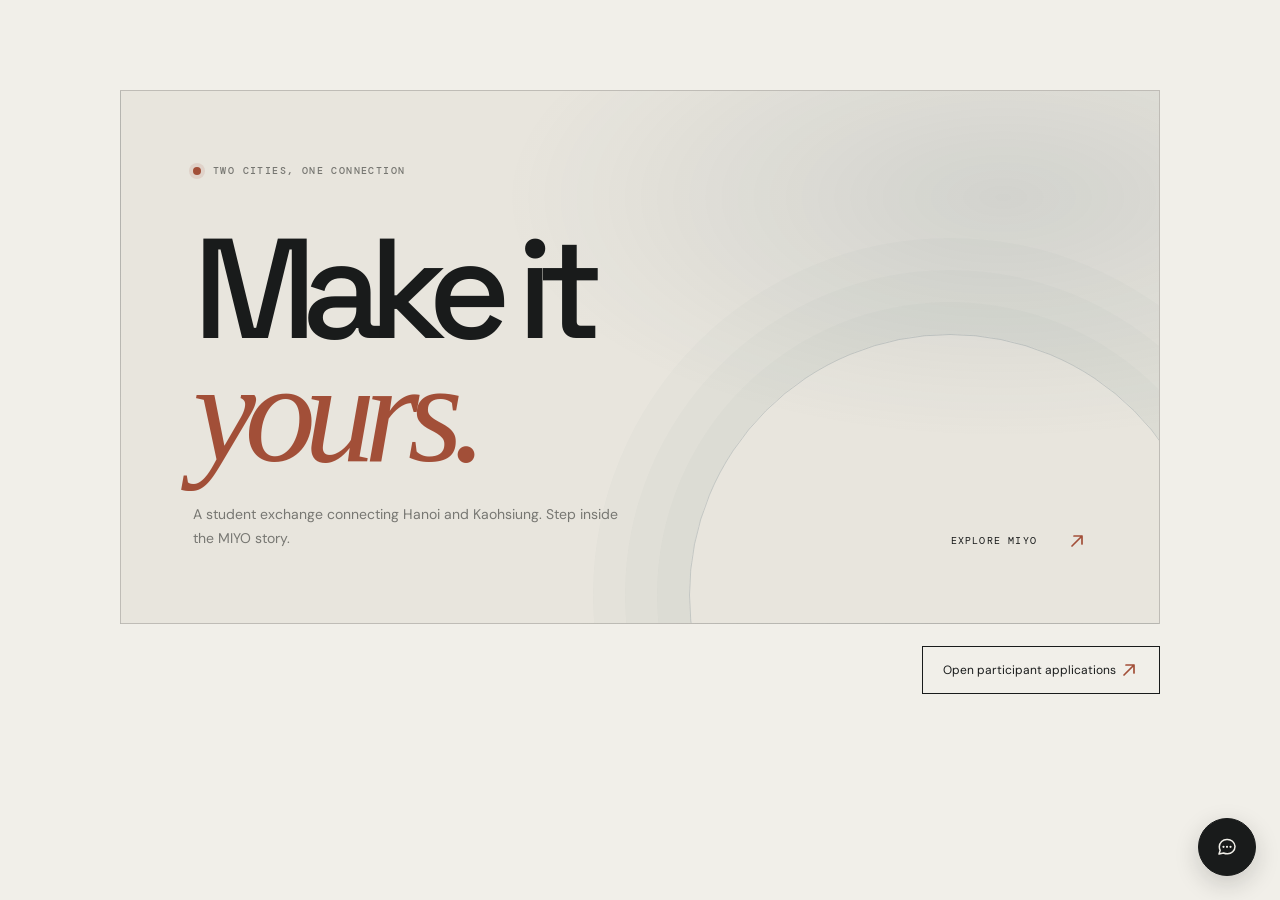
<file: index.html>
<!doctype html>
<html lang="en">
<head>
  <meta charset="utf-8">
  <meta name="viewport" content="width=device-width, initial-scale=1">
  <meta name="description" content="MIYO — Make It Yours. A student exchange connecting Hanoi and Kaohsiung.">
  <meta name="theme-color" content="#f1efe9">
  <title>MIYO — Make It Yours</title>
  <link rel="icon" type="image/png" href="favicon.png">
  <link rel="preconnect" href="https://fonts.googleapis.com">
  <link rel="preconnect" href="https://fonts.gstatic.com" crossorigin>
  <link href="https://fonts.googleapis.com/css2?family=DM+Mono:wght@400;500&family=DM+Sans:wght@400;500;600;700&family=Space+Grotesk:wght@400;500;600;700&display=swap" rel="stylesheet">
  <link rel="stylesheet" href="shared/miyo-chat.css">
  <style>
    :root { color-scheme: light; --paper: #f1efe9; --ink: #191b1b; --muted: #777772; --accent: #a24f38; --blue: #334f60; --mono: "DM Mono", monospace; --display: "Space Grotesk", sans-serif; --sans: "DM Sans", sans-serif; }
    * { box-sizing: border-box; }
    body { min-height: 100vh; min-height: 100svh; display: grid; place-items: center; margin: 0; padding: 32px; background: var(--paper); color: var(--ink); font-family: var(--sans); }
    main { width: min(100%, 1040px); }
    .banner { position: relative; display: flex; min-height: min(58vh, 480px); flex-direction: column; justify-content: space-between; overflow: hidden; padding: clamp(28px, 6vw, 72px); border: 1px solid rgba(25, 27, 27, .2); background: radial-gradient(ellipse at 85% 20%, rgba(51, 79, 96, .12), transparent 40%), #e8e5dd; color: inherit; text-decoration: none; }
    .banner::after { position: absolute; right: -5%; bottom: -44%; width: min(48vw, 520px); aspect-ratio: 1; border: 1px solid rgba(51, 79, 96, .2); border-radius: 50%; content: ""; box-shadow: 0 0 0 32px rgba(51,79,96,.025), 0 0 0 64px rgba(51,79,96,.025), 0 0 0 96px rgba(51,79,96,.025); pointer-events: none; }
    .eyebrow { display: flex; align-items: center; gap: 12px; color: var(--muted); font: 500 10px/1.5 var(--mono); letter-spacing: .14em; }
    .dot { width: 8px; height: 8px; border-radius: 50%; background: var(--accent); box-shadow: 0 0 0 4px rgba(162,79,56,.12); }
    h1 { position: relative; z-index: 1; max-width: 750px; margin: 50px 0 25px; font: 500 clamp(60px, 12vw, 142px)/.86 var(--display); letter-spacing: -.105em; }
    h1 em { color: var(--accent); font: italic 400 1em/.9 Georgia, serif; letter-spacing: -.08em; }
    .bottom { position: relative; z-index: 1; display: flex; align-items: end; justify-content: space-between; gap: 24px; }
    .bottom p { max-width: 430px; margin: 0; color: var(--muted); font-size: 14px; line-height: 1.7; }
    .open { display: flex; align-items: center; gap: 30px; font: 400 10px/1.5 var(--mono); letter-spacing: .12em; }
    .arrow { display: inline-flex; width: 20px; height: 20px; flex: 0 0 20px; color: var(--accent); transition: transform .2s; }
    .arrow svg { width: 100%; height: 100%; fill: none; stroke: currentColor; stroke-linecap: round; stroke-linejoin: round; stroke-width: 1.7; }
    .banner:hover .arrow { transform: translate(4px, -4px); }
    .actions { display: flex; justify-content: flex-end; padding-top: 22px; }
    .button { display: inline-flex; min-height: 48px; align-items: center; justify-content: center; padding: 0 20px; border: 1px solid var(--ink); color: var(--ink); font-size: 12px; text-decoration: none; transition: background .2s, color .2s; }
    .button:hover { background: var(--ink); color: var(--paper); }
    @media (max-width: 600px) { body { padding: 16px; } .banner { min-height: 62svh; padding: 28px 24px; } h1 { margin: 50px 0 24px; font-size: clamp(58px, 16vw, 90px); } .bottom { align-items: flex-start; flex-direction: column; } .actions { justify-content: stretch; } .button { width: 100%; } }
  </style>
</head>
<body>
  <main>
    <a class="banner" href="neededaccess/miyo/" aria-label="Open the MIYO website">
      <span class="eyebrow"><span class="dot" aria-hidden="true"></span> TWO CITIES, ONE CONNECTION</span>
      <h1>Make it<br><em>yours.</em></h1>
      <span class="bottom"><p>A student exchange connecting Hanoi and Kaohsiung. Step inside the MIYO story.</p><span class="open">EXPLORE MIYO <span class="arrow" aria-hidden="true"><svg viewBox="0 0 20 20"><path d="M5 15 15 5M7 5h8v8"/></svg></span></span></span>
    </a>
    <div class="actions"><a class="button" href="applications/">Open participant applications&nbsp; <span class="arrow" aria-hidden="true"><svg viewBox="0 0 20 20"><path d="M5 15 15 5M7 5h8v8"/></svg></span></a></div>
  </main>
  <script src="shared/miyo-config.js"></script>
  <script src="shared/miyo-chat.js"></script>
</body>
</html>
</file>
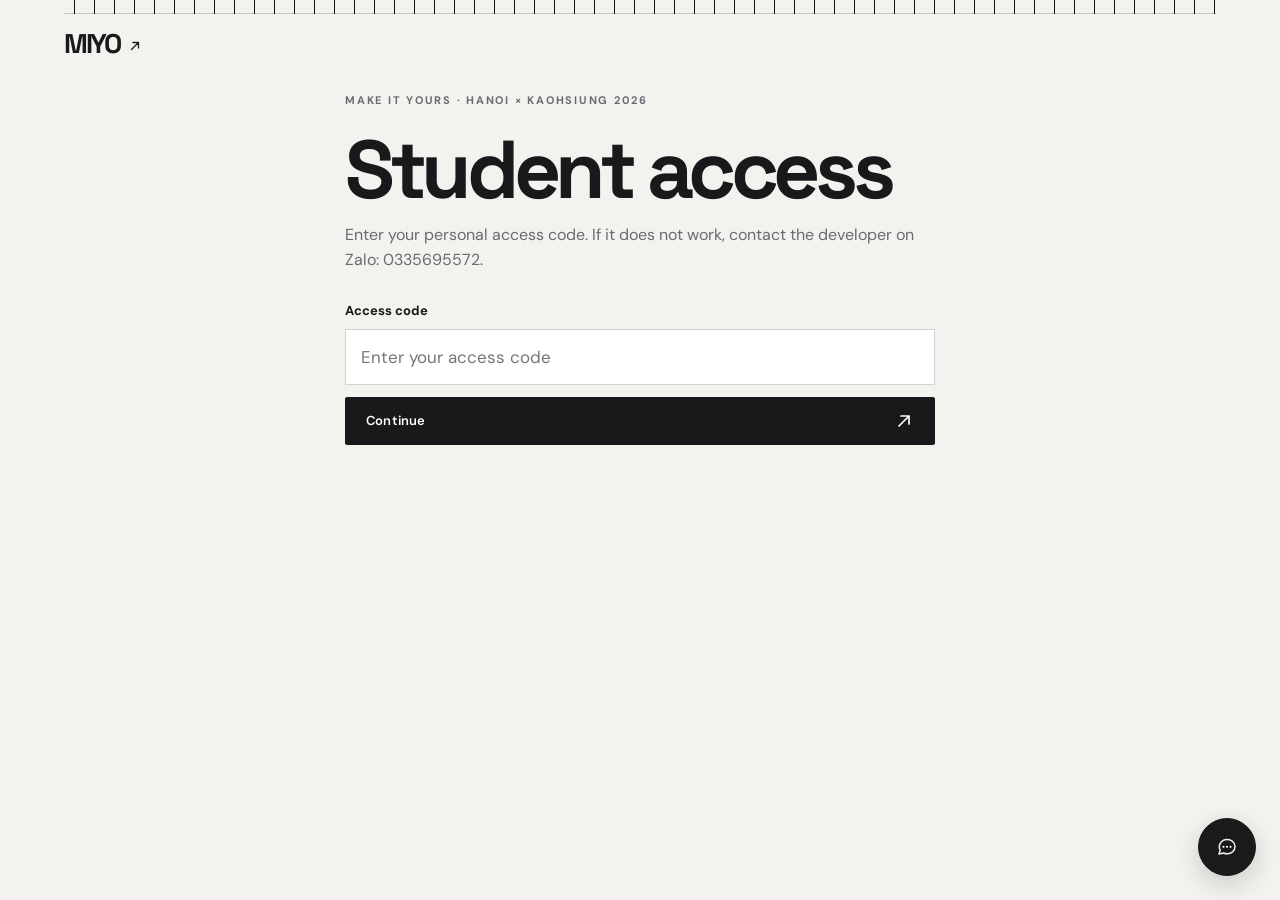
<file: applications/index.html>
<!DOCTYPE html>
<html lang="en">
<head>
  <meta charset="utf-8">
  <meta name="viewport" content="width=device-width, initial-scale=1, viewport-fit=cover">
  <title>Applications — MIYO</title>
  <link rel="icon" type="image/png" href="../favicon.png">
  <link rel="stylesheet" href="https://fonts.googleapis.com/css2?family=DM+Sans:wght@400;500;600;700&family=Space+Grotesk:wght@400;500;600;700&display=swap">
  <link rel="stylesheet" href="style.css?v=8">
  <link rel="stylesheet" href="../shared/miyo-chat.css">
</head>
<body>

  <section class="login-screen" id="loginScreen" aria-labelledby="loginTitle">
    <a class="home-link" href="../">MIYO <svg class="arrow-icon" viewBox="0 0 20 20" aria-hidden="true"><path d="M5 15 15 5M7 5h8v8"/></svg></a>
    <div class="login-card">
      <p class="language-eyebrow">MAKE IT YOURS · HANOI × KAOHSIUNG 2026</p>
      <h1 id="loginTitle">Student access</h1>
      <p>Enter your personal access code. If it does not work, contact the developer on Zalo: 0335695572.</p>
      <form id="loginForm">
        <label class="login-label" for="accessCode">Access code</label>
        <input id="accessCode" type="text" autocomplete="off" autocapitalize="none" spellcheck="false" placeholder="Enter your access code" required>
        <button class="btn login-submit" id="loginBtn" type="submit" aria-busy="false">Continue <svg class="arrow-icon" viewBox="0 0 20 20" aria-hidden="true"><path d="M5 15 15 5M7 5h8v8"/></svg></button>
        <p class="login-message" id="loginMsg" role="alert" hidden></p>
      </form>
    </div>
  </section>

  <section class="privacy-screen" id="privacyScreen" aria-labelledby="privacyTitle" hidden>
    <a class="home-link" href="../">MIYO <svg class="arrow-icon" viewBox="0 0 20 20" aria-hidden="true"><path d="M5 15 15 5M7 5h8v8"/></svg></a>
    <div class="privacy-card">
      <p class="language-eyebrow">MAKE IT YOURS · HANOI × KAOHSIUNG 2026</p>
      <h1 id="privacyTitle">Before you begin</h1>
      <p class="privacy-intro">Please review the privacy notice, including spreadsheet access, AI photo editing with your consent, data backups, and how long support chats are kept. You can change the language using the menu below.</p>
      <iframe id="privacyFrame" src="privacy.html" title="MIYO Privacy Notice" loading="eager"></iframe>
      <a class="privacy-full-link" href="privacy.html" target="_blank" rel="noopener">Open the full privacy notice in a new tab</a>
      <label class="privacy-check" for="privacyAgree">
        <input id="privacyAgree" type="checkbox">
        <span>I have read the privacy notice and understand who can access my information, how it may be used, and when support chat history will be deleted.</span>
      </label>
      <button class="btn privacy-start" id="startApplication" type="button" disabled>Start application <svg class="arrow-icon" viewBox="0 0 20 20" aria-hidden="true"><path d="M5 15 15 5M7 5h8v8"/></svg></button>
    </div>
  </section>

  <!-- Thanh tiến trình -->
  <div class="bar" role="progressbar" aria-label="Questionnaire progress" aria-valuemin="0" aria-valuemax="5" aria-valuenow="0" hidden><i id="progress"></i></div>

  <main class="wrap" hidden>
    <div class="top">
      <a class="question-brand" href="../">MIYO</a>
      <span>Hanoi × Kaohsiung 2026</span>
    </div>
    <p class="stepno" id="stepLabel" aria-live="polite"></p>
    <p class="validation-msg" id="validationMsg" role="alert" hidden></p>

    <!-- Bước 0: Welcome -->
    <section class="step on" data-step="0">
      <h1><span>Make it</span><em>yours.</em></h1>
      <p class="lead">After our exchange in Hanoi, we’d love to know more about you before we meet again in Kaohsiung. It takes about 3 minutes.</p>
    </section>

    <!-- Bước 1: Who are you? -->
    <section class="step" data-step="1">
      <h2>Who are you?</h2>
      <p class="lead">Tell us what to call you.</p>

      <label class="f">Full name <small>(Please enter your real full name)</small>
        <input type="text" id="fullName" autocomplete="name" aria-required="true">
      </label>
      <label class="f">Your Nick Name <small>(Recommended: 5–12 characters)</small>
        <input type="text" id="nick" autocomplete="nickname" aria-required="true">
      </label>

      <div class="grp">
        <b>Gender</b>
        <div class="chips" id="genderChips" role="group" aria-label="Gender" aria-required="true"></div>
      </div>

      <!-- Role: nút chọn. Hai ô bên dưới chỉ hiện khi chọn đúng role -->
      <div class="grp">
        <b>Your role</b>
        <div class="chips" id="roleChips" role="group" aria-label="Your role" aria-required="true"></div>
      </div>
      <label class="f" id="teacherBox" hidden>Your position
        <input type="text" id="position" maxlength="60" placeholder="e.g., Homeroom teacher" aria-required="true">
      </label>
      <label class="f" id="studentBox" hidden>Your grade / class
        <input type="text" id="className" maxlength="40" placeholder="e.g., Grade 10 or 10A1" aria-required="true">
      </label>

      <div class="grp">
        <b>Zodiac sign</b>
        <div class="chips" id="zodiacChips" role="group" aria-label="Zodiac sign" aria-required="true"></div>
      </div>
    </section>

    <!-- Bước 2: Your favorites -->
    <section class="step" data-step="2">
      <h2>Your favorites</h2>
      <p class="lead">Quick picks. There are no right or wrong answers.</p>

      <div class="grp">
        <b>Interests <small>choose up to 3</small></b>
        <div class="chips" id="hobbiesChips" role="group" aria-label="Interests" aria-required="true"></div>
        <input type="text" id="hobbyOther" placeholder="Other: anything else you love?" maxlength="40" hidden>
        <p class="hint" id="hobbiesCount" aria-live="polite">Selected: 0/3</p>
      </div>

      <div class="grp">
        <b>The color that feels most like you</b>
        <div class="sw" id="colors" role="group" aria-label="Favorite color" aria-required="true"></div>
      </div>

      <div class="grp">
        <b>What kind of food would you like to try in Taiwan?</b>
        <p class="hint tight">Choose up to 3</p>
        <div class="chips" id="foodsChips" role="group" aria-label="Foods to try in Taiwan" aria-required="true"></div>
        <input type="text" id="foodOther" placeholder="Other: what would you like to try?" maxlength="40" hidden>
        <p class="hint" id="foodsCount" aria-live="polite">Selected: 0/3</p>
      </div>

    </section>

    <!-- Bước 3: Photo -->
    <section class="step" data-step="3">
      <h2>A photo of you</h2>
      <p class="lead">Please upload a <strong>clear, sharp portrait</strong> or <strong>close-up showing your upper body (from the waist up)</strong>, <strong>facing the camera</strong>. <strong>Avoid blurry photos</strong> so we can edit it easily.</p>

      <label class="drop" id="drop" tabindex="0" role="button" aria-label="Choose a photo" aria-controls="photoInput" aria-describedby="photoMsg">
        <span id="dropText">Tap to choose a photo</span>
        <img id="preview" alt="Your selected photo" hidden>
        <input type="file" id="photoInput" accept="image/*">
      </label>
      <label class="ck">
        <input type="checkbox" id="consent" aria-required="true">
        <span>I agree to let the Trường Trung Sơn team use and edit this photo. It will only be used internally.</span>
      </label>
      <p class="msg" id="photoMsg" hidden></p>
    </section>

    <!-- Bước 4: Review -->
    <section class="step" data-step="4">
      <h2>Review</h2>
      <p class="lead">Does everything look right? You can edit any part.</p>
      <div class="rev" id="review"></div>
      <p class="msg" id="sendMsg" hidden></p>
    </section>

    <!-- Bước 5: Thank you -->
    <section class="step" data-step="5">
      <div class="ok" aria-hidden="true">✓</div>
      <h2>Thank you.</h2>
      <p class="lead" role="status" aria-live="polite">See you in Kaohsiung.</p>
      <a class="btn return-home" href="https://khuukhoidanh.github.io/miyo/">Return to home <svg class="arrow-icon" viewBox="0 0 20 20" aria-hidden="true"><path d="M5 15 15 5M7 5h8v8"/></svg></a>
    </section>
  </main>

  <!-- Thanh nút Back / Continue -->
  <div class="nav" id="nav" hidden>
    <div>
      <label class="language-control" for="languageSelect"><span>Language</span>
        <select id="languageSelect" aria-label="Choose language">
          <option value="en">English</option>
          <option value="vi">Tiếng Việt</option>
        </select>
      </label>
      <div class="nav-actions">
        <button class="btn g" id="backBtn" type="button" hidden>Back</button>
        <button class="btn" id="nextBtn" type="button" aria-busy="false">Start</button>
      </div>
    </div>
  </div>

  <script src="https://code.jquery.com/jquery-3.7.1.min.js"></script>
  <script src="../shared/miyo-config.js"></script>
  <script src="../shared/miyo-chat.js"></script>
  <script src="script.js?v=13"></script>
</body>
</html>
</file>
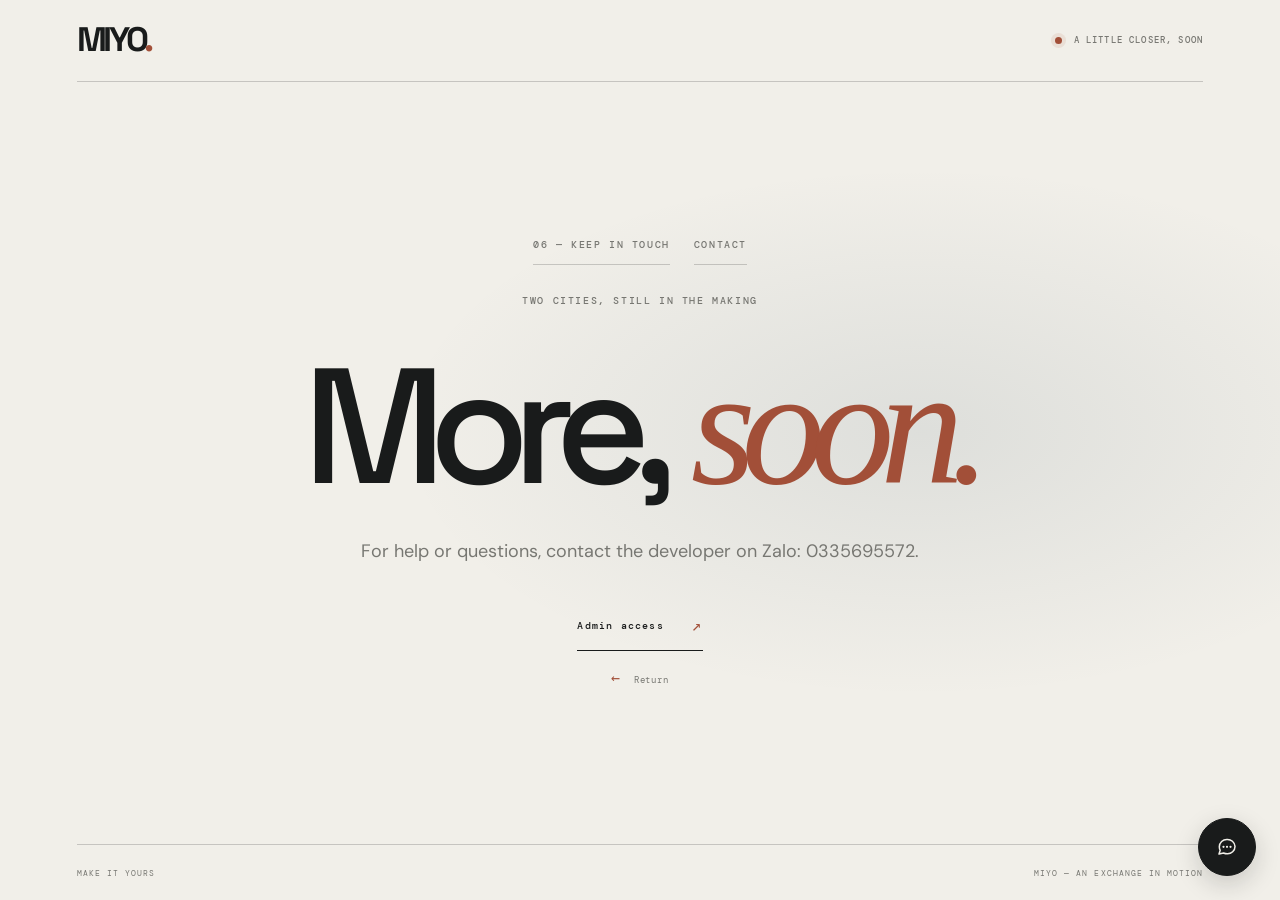
<file: neededaccess/index.html>
<!doctype html>
<html lang="en">
<head>
  <meta charset="utf-8">
  <meta name="viewport" content="width=device-width, initial-scale=1">
  <meta name="robots" content="noindex, nofollow">
  <meta name="description" content="MIYO is coming soon.">
  <title>Coming Soon — MIYO</title>
  <link rel="preconnect" href="https://fonts.googleapis.com">
  <link rel="preconnect" href="https://fonts.gstatic.com" crossorigin>
  <link href="https://fonts.googleapis.com/css2?family=DM+Mono:wght@400;500&family=DM+Sans:wght@400;500;600;700&family=Space+Grotesk:wght@400;500;600;700&display=swap" rel="stylesheet">
  <link rel="icon" type="image/png" href="../favicon.png">
  <link rel="stylesheet" href="gate.css">
  <link rel="stylesheet" href="../shared/miyo-chat.css">
</head>
<body>
  <main class="gate">
    <header class="topline"><a class="brand" href="../" aria-label="MIYO home">MIYO<span>.</span></a><p><i aria-hidden="true"></i> A LITTLE CLOSER, SOON</p></header>
    <section class="message" aria-labelledby="title">
      <div class="message-copy">
        <p class="eyebrow"><span class="eyebrow-index">06 — KEEP IN TOUCH</span><span class="eyebrow-contact">CONTACT</span></p>
        <p class="kicker">TWO CITIES, STILL IN THE MAKING</p>
        <h1 id="title">More, <em>soon.</em></h1>
        <p class="description">For help or questions, contact the developer on Zalo: 0335695572.</p>
        <button class="admin-toggle" id="adminToggle" type="button" aria-expanded="false" aria-controls="adminPanel">Admin access <span aria-hidden="true">↗</span></button>
        <a class="return-link" href="../"><span aria-hidden="true">←</span> Return</a>
        <form class="admin-panel" id="adminForm" hidden>
          <label for="adminCode">Admin code</label>
          <div class="password-row"><div class="password-field"><input id="adminCode" type="password" autocomplete="off" required><button class="visibility-toggle" id="toggleCodeVisibility" type="button" aria-label="Show admin code" aria-pressed="false"><svg viewBox="0 0 24 24" aria-hidden="true"><path d="M2.5 12s3.4-6 9.5-6 9.5 6 9.5 6-3.4 6-9.5 6-9.5-6-9.5-6Z"/><circle cx="12" cy="12" r="2.7"/><path class="eye-slash" d="m4 4 16 16"/></svg></button></div><button type="submit" id="adminSubmit">Enter <span aria-hidden="true">↗</span></button></div>
          <p class="message-error" id="adminMessage" role="alert" hidden></p>
        </form>
      </div>
    </section>
    <footer><span>MAKE IT YOURS</span><span>MIYO — AN EXCHANGE IN MOTION</span></footer>
  </main>
  <script src="../shared/miyo-config.js" defer></script>
  <script src="gate.js" defer></script>
  <script src="../shared/miyo-chat.js" defer></script>
</body>
</html>
</file>
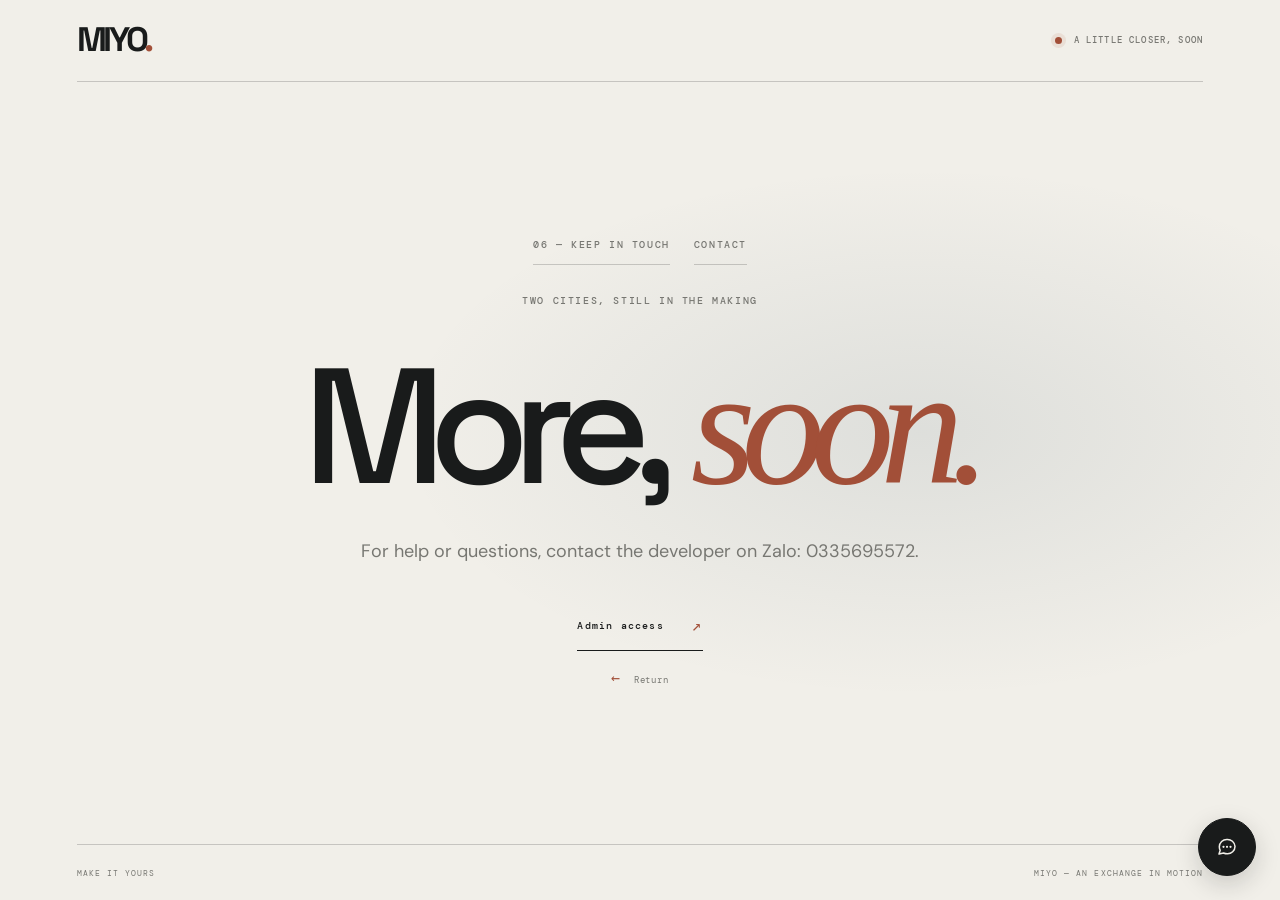
<file: neededaccess/miyo/index.html>
<!doctype html>
<html lang="en">
<head>
  <meta charset="utf-8">
  <meta name="viewport" content="width=device-width, initial-scale=1, viewport-fit=cover">
  <meta name="description" content="MIYO — Make It Yours. A creative exchange connecting Hanoi and Kaohsiung." data-i18n-description>
  <meta name="theme-color" content="#f1efe9">
  <title>MIYO — Two Cities, One Connection</title>
  <link rel="icon" type="image/png" href="../../favicon.png">
  <link rel="preconnect" href="https://fonts.googleapis.com">
  <link rel="preconnect" href="https://fonts.gstatic.com" crossorigin>
  <script>if (sessionStorage.getItem("miyo-admin-session") !== "1") location.replace("../");</script>
  <link href="https://fonts.googleapis.com/css2?family=DM+Mono:wght@400;500&family=DM+Sans:wght@400;500;600;700&family=Space+Grotesk:wght@400;500;600;700&display=swap" rel="stylesheet">
  <link rel="stylesheet" href="miyo.css">
  <link rel="stylesheet" href="../../shared/miyo-chat.css">
  <script src="../../shared/miyo-config.js" defer></script>
  <script src="miyo.js" defer></script>
  <script src="../../shared/miyo-chat.js" defer></script>
</head>
<body>
  <a class="skip-link" href="#main" data-scroll-target data-i18n="skipToContent">Skip to content</a>
  <header class="site-header" id="top">
    <a class="wordmark" href="#top" data-scroll-target aria-label="MIYO home" data-i18n-aria="homeLabel">MIYO<span class="wordmark-dot">.</span></a>
    <nav class="main-nav" aria-label="Main navigation" data-i18n-aria="mainNavLabel">
      <p class="nav-status"><span class="live-dot" aria-hidden="true"></span> <span data-i18n="navStatus">TWO CITIES, ONE CONNECTION</span></p><a href="#about" data-scroll-target data-i18n="navAbout">About</a><a href="#story" data-scroll-target data-i18n="navStory">Story</a><a href="#experience" data-scroll-target data-i18n="navExperience">Experience</a><a href="#faq" data-scroll-target data-i18n="navFaq">FAQ</a><div class="language-menu"><button class="language-toggle" type="button" data-language-toggle aria-label="Chọn ngôn ngữ" aria-expanded="false" aria-controls="languageOptions"><span data-current-language>EN</span><svg viewBox="0 0 12 8" aria-hidden="true"><path d="m1 1 5 5 5-5"/></svg></button><div class="language-options" id="languageOptions" data-language-options hidden><button type="button" data-set-language="en">English</button><button type="button" data-set-language="vi">Tiếng Việt</button></div></div>
    </nav>
  </header>

  <main id="main">
    <section class="hero" aria-labelledby="hero-title">
      <div class="hero-index mono"><span data-i18n="projectLabel">INDEPENDENT PROJECT</span><span>HÀ NỘI / CAO HÙNG</span></div>
      <div class="hero-stage" data-parallax>
        <h1 id="hero-title" class="city-lockup"><span class="city-name city-hanoi">HANOI</span><span class="cross" aria-label="and" data-i18n-aria="andLabel">×</span><span class="city-name city-kaohsiung">KAOHSIUNG</span></h1>
        <svg class="connection-art" viewBox="0 0 1200 230" role="img" aria-labelledby="connection-title connection-desc" preserveAspectRatio="none">
          <title id="connection-title" data-i18n="connectionTitle">A line connecting Hanoi and Kaohsiung</title>
          <desc id="connection-desc" data-i18n="connectionDescription">A fine animated line travels between two points, a visual metaphor for the student exchange.</desc>
          <path class="line-guide" d="M65 166 C270 166 304 58 480 112 S814 195 1135 54"/>
          <path class="line-draw" d="M65 166 C270 166 304 58 480 112 S814 195 1135 54"/>
          <circle class="line-point point-a" cx="65" cy="166" r="5"/><circle class="line-point point-b" cx="1135" cy="54" r="5"/>
          <circle class="line-orbit" cx="65" cy="166" r="13"/><circle class="line-orbit" cx="1135" cy="54" r="13"/>
        </svg>
        <div class="city-captions mono"><p><span>21°01′N 105°51′E</span><b data-i18n="vietnam">VIETNAM</b></p><p><span>22°37′N 120°18′E</span><b data-i18n="taiwan">TAIWAN</b></p></div>
      </div>
      <div class="hero-bottom"><p class="hero-subtitle" data-i18n="heroSubtitle">A little closer,<br>across the distance.</p><p class="hero-aside" data-i18n="heroAside">A student exchange between<br>Trường Ngôi Sao Hoàng Mai and<br>Trường Trung Sơn.</p><a class="scroll-cue mono" href="#about" data-scroll-target><span data-i18n="scrollExplore">SCROLL TO EXPLORE</span><i aria-hidden="true">↓</i></a></div>
    </section>

    <section class="intro section-pad" id="about" aria-labelledby="about-title">
      <div class="section-label mono"><span data-i18n="ideaLabel">01 — THE IDEA</span><span data-i18n="aboutLabel">ABOUT MIYO</span></div>
      <div class="intro-grid">
        <h2 id="about-title" class="display-heading"><span data-i18n="makeIt">Make it</span><br><em data-i18n="yours">yours.</em></h2>
        <div class="intro-copy"><p class="copy-lead" data-i18n="introLead">MIYO is a small creative project about the details that make each of us unmistakably ourselves—and the connections that let us share them.</p><p data-i18n="introBody">Made in the spirit of a student exchange between Trường Ngôi Sao Hoàng Mai in Hanoi and Trường Trung Sơn in Kaohsiung, MIYO creates room for curiosity, conversation, and memories made together.</p><a class="text-link" href="#story" data-scroll-target><span data-i18n="storyLink">A little more about the connection</span> <span aria-hidden="true">↘</span></a></div>
      </div>
      <div class="margin-note mono" aria-hidden="true" data-i18n="marginNote">MAKE / SHARE / REMEMBER</div>
    </section>

    <section class="story section-pad" id="story" aria-labelledby="story-title">
      <div class="section-label mono"><span data-i18n="connectionLabel">02 — THE CONNECTION</span><span data-i18n="ourStory">OUR STORY</span></div>
      <div class="story-grid">
        <div class="story-heading"><p class="overline" data-i18n="storyKicker">FROM HANOI, WITH CURIOSITY</p><h2 id="story-title" class="display-heading"><span data-i18n="differentStreets">Different<br>streets.</span><br><em data-i18n="sharedMoments">Shared moments.</em></h2></div>
        <div class="story-body"><span class="story-glyph" aria-hidden="true">“</span><p class="copy-lead" data-i18n="storyLead">An exchange begins before anyone gets on a plane. It begins with a question, a name remembered, a small detail offered across the distance.</p><p data-i18n="storyBody">MIYO takes its inspiration from the student exchange between Trường Ngôi Sao Hoàng Mai and Trường Trung Sơn. Two school communities, two cities, and the chance to meet one another with openness.</p><p data-i18n="storyInvitation">This is an invitation to take part in that connection. The best parts are still being made together.</p><span class="story-rule" aria-hidden="true"></span><p class="story-signoff mono"><span data-i18n="hanoiVietnam">HANOI, VIETNAM</span> <span>↔</span> <span data-i18n="kaohsiungTaiwan">KAOHSIUNG, TAIWAN</span></p></div>
      </div>
    </section>

    <section class="experience section-pad" id="experience" aria-labelledby="experience-title">
      <div class="section-label mono"><span data-i18n="takePart">03 — TAKE PART</span><span data-i18n="openInvitation">AN OPEN INVITATION</span></div>
      <div class="experience-grid"><div><p class="overline" data-i18n="experienceKicker">A NOTE FROM ONE CITY TO ANOTHER</p><h2 id="experience-title" class="display-heading"><span data-i18n="connection">Connection</span><br><span data-i18n="isSomething">is something</span><br><em data-i18n="weMake">we make.</em></h2></div>
        <div class="experience-interactive"><p class="experience-prompt mono" data-i18n="moveWords">MOVE THROUGH THE WORDS</p><button class="word-field" type="button" aria-label="Move through the words: curiosity, kindness, memory, you" data-i18n-aria="wordFieldLabel" aria-pressed="false"><span class="word word-one" data-i18n="curiosity">curiosity</span><span class="word word-two" data-i18n="kindness">kindness</span><span class="word word-three" data-i18n="memory">memory</span><span class="word word-four" data-i18n="you">you</span></button><p class="experience-copy" data-i18n="experienceCopy">Every exchange is made of small things: a story told, a new perspective, a familiar feeling in an unfamiliar place.</p></div></div>
      <div class="experience-bottom mono"><span data-i18n="noTwoStories">NO TWO STORIES ARE THE SAME.</span><span data-i18n="thatsThePoint">THAT'S THE POINT.</span></div>
    </section>

    <section class="faq section-pad" id="faq" aria-labelledby="faq-title">
      <div class="section-label mono"><span data-i18n="goodToKnow">04 — GOOD TO KNOW</span><span data-i18n="faqLabel">FAQ</span></div>
      <div class="faq-grid"><h2 id="faq-title" class="display-heading"><span data-i18n="few">A few</span><br><em data-i18n="answers">answers.</em></h2><div class="faq-list">
        <details><summary><span data-i18n="whatIsMiyo">What is MIYO?</span> <span aria-hidden="true">+</span></summary><p data-i18n="faqMiyo">MIYO means “Make It Yours.” It is a creative project inspired by the student exchange between Trường Ngôi Sao Hoàng Mai in Hanoi and Trường Trung Sơn in Kaohsiung.</p></details>
        <details><summary><span data-i18n="whoFor">Who is the project for?</span> <span aria-hidden="true">+</span></summary><p data-i18n="faqAudience">It is for the students and educators taking part in this exchange.</p></details>
        <details><summary><span data-i18n="privacyQuestion">How is participant information handled?</span> <span aria-hidden="true">+</span></summary><p data-i18n="privacyAnswer">Only the project owner can access the response spreadsheet. Photos may be edited with AI only with your consent. Information may help plan next year's event, and support chat history will be deleted after the event. <a href="../../applications/privacy.html">Read the full privacy notice.</a></p></details>
        <details><summary><span data-i18n="whereAsk">Where can I ask a question?</span> <span aria-hidden="true">+</span></summary><p data-i18n="faqContact">Contact the developer on Zalo: 0335695572.</p></details>
      </div></div>
    </section>
    <section class="contact section-pad" id="contact" aria-labelledby="contact-title"><div class="section-label mono"><span data-i18n="keepInTouch">05 — KEEP IN TOUCH</span><span data-i18n="contactLabel">CONTACT</span></div><div class="contact-main"><p class="overline" data-i18n="stillMaking">TWO CITIES, STILL IN THE MAKING</p><h2 id="contact-title"><span data-i18n="more">More,</span> <em data-i18n="soon">soon.</em></h2><p data-i18n="contactHelp">For help or questions, contact the developer on Zalo: 0335695572.</p></div></section>

    <section class="closing" aria-label="MIYO closing message" data-i18n-aria="closingLabel"><p class="closing-word"><span data-i18n="makeIt">Make it</span> <em data-i18n="yours">yours.</em></p><div class="closing-meta mono"><span data-i18n="closingMeta">MIYO — AN EXCHANGE IN MOTION</span><a href="#top" data-scroll-target data-i18n="backToTop">BACK TO THE BEGINNING ↑</a><span>HANOI × KAOHSIUNG · 2026</span></div></section>
  </main>
  <footer class="site-footer mono"><a href="#top" data-scroll-target aria-label="MIYO home" data-i18n-aria="homeLabel">MIYO<span>.</span></a><span data-i18n="footerProject">AN INDEPENDENT STUDENT EXCHANGE PROJECT</span><span>© 2026 MIYO</span><p class="footer-notice" data-i18n="footerNotice">For exchange participants only. Please submit only your own information and review the <a href="../../applications/privacy.html">privacy notice</a> before continuing.</p></footer>
</body>
</html>
</file>
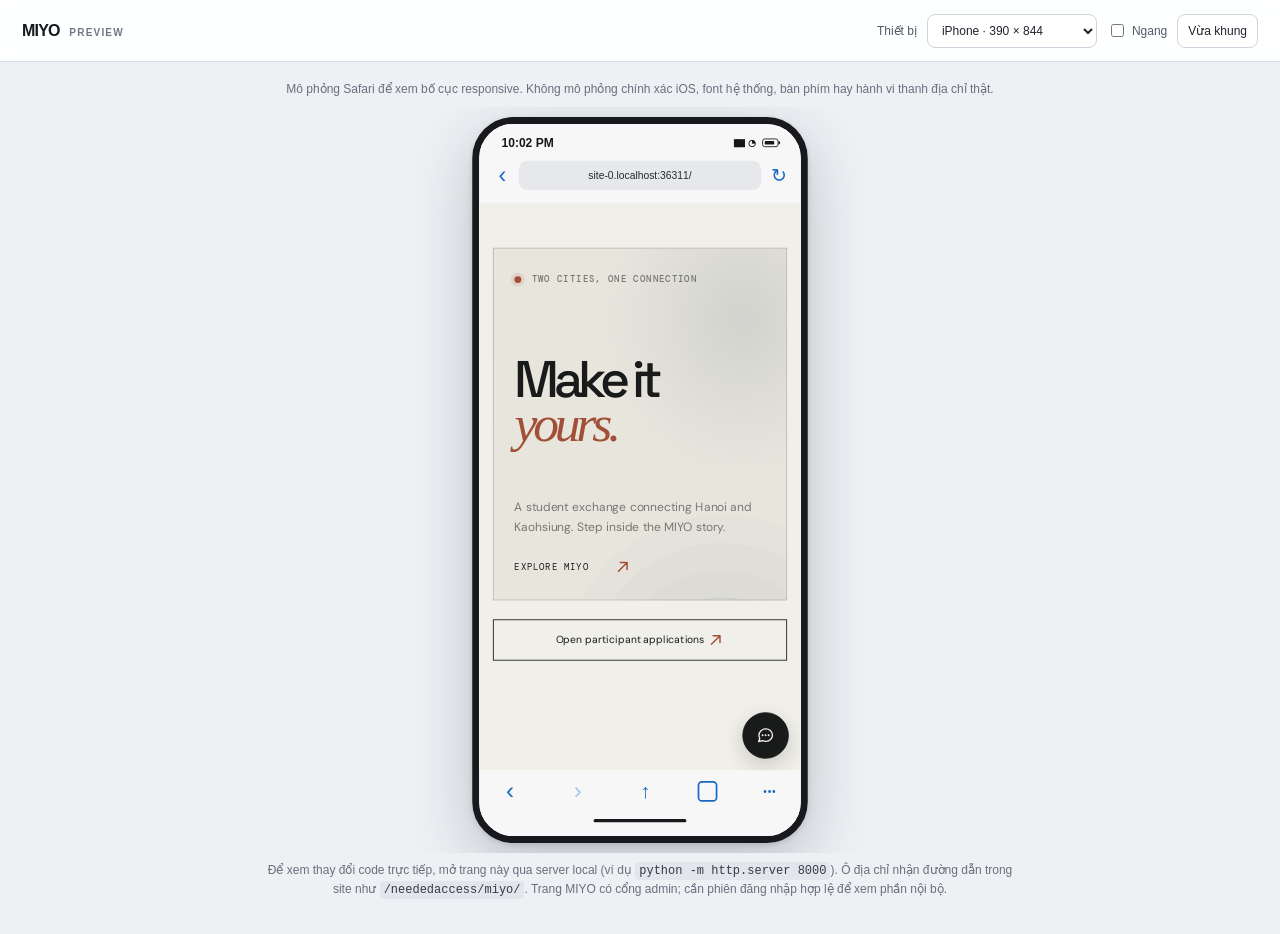
<file: safari-preview.html>
<!doctype html>
<html lang="vi">
<head>
  <meta charset="utf-8">
  <meta name="viewport" content="width=device-width, initial-scale=1">
  <meta name="theme-color" content="#eef0f4">
  <title>Safari iPhone Preview — MIYO</title>
  <link rel="icon" type="image/png" href="favicon.png">
  <link rel="stylesheet" href="safari-preview.css">
  <script src="safari-preview.js" defer></script>
</head>
<body>
  <header class="toolbar">
    <a class="brand" href="./">MIYO <span>PREVIEW</span></a>
    <div class="controls">
      <label for="device">Thiết bị</label>
      <select id="device">
        <option value="se">iPhone SE · 375 × 667</option>
        <option value="standard" selected>iPhone · 390 × 844</option>
        <option value="plus">iPhone Plus · 430 × 932</option>
      </select>
      <label class="orientation"><input id="landscape" type="checkbox"> Ngang</label>
      <button id="fit" type="button">Vừa khung</button>
    </div>
  </header>

  <main>
    <p class="hint">Mô phỏng Safari để xem bố cục responsive. Không mô phỏng chính xác iOS, font hệ thống, bàn phím hay hành vi thanh địa chỉ thật.</p>
    <section class="stage" id="stage" aria-label="Bản xem trước Safari trên iPhone">
      <div class="phone" id="phone">
        <div class="safari-top">
          <div class="status-bar"><span id="clock">9:41</span><span class="status-icons" aria-label="Tín hiệu, Wi-Fi, pin"><span class="signal">▮▮▮</span><span>◔</span><span class="battery"><i></i></span></span></div>
          <form class="address-row" id="addressForm">
            <button class="icon-button" id="back" type="button" aria-label="Quay lại" title="Quay lại">‹</button>
            <input id="address" type="text" aria-label="Địa chỉ trang web" spellcheck="false" autocomplete="off">
            <button class="icon-button reload" id="reload" type="button" aria-label="Tải lại" title="Tải lại">↻</button>
          </form>
        </div>
        <iframe id="page" title="Trang web trong Safari iPhone mô phỏng"></iframe>
        <div class="safari-bottom">
          <div class="browser-tools"><button class="tool-button" id="bottomBack" type="button" aria-label="Quay lại">‹</button><button class="tool-button" id="forward" type="button" aria-label="Tiến tới">›</button><button class="tool-button share" type="button" aria-label="Chia sẻ (minh họa)">↑</button><button class="tool-button tabs" type="button" aria-label="Số tab (minh họa)">▢</button><button class="tool-button more" type="button" aria-label="Menu (minh họa)">•••</button></div>
          <div class="home-indicator"><i></i></div>
        </div>
      </div>
    </section>
    <p class="footnote">Để xem thay đổi code trực tiếp, mở trang này qua server local (ví dụ <code>python -m http.server 8000</code>). Ô địa chỉ nhận đường dẫn trong site như <code>/neededaccess/miyo/</code>. Trang MIYO có cổng admin; cần phiên đăng nhập hợp lệ để xem phần nội bộ.</p>
  </main>
</body>
</html>
</file>
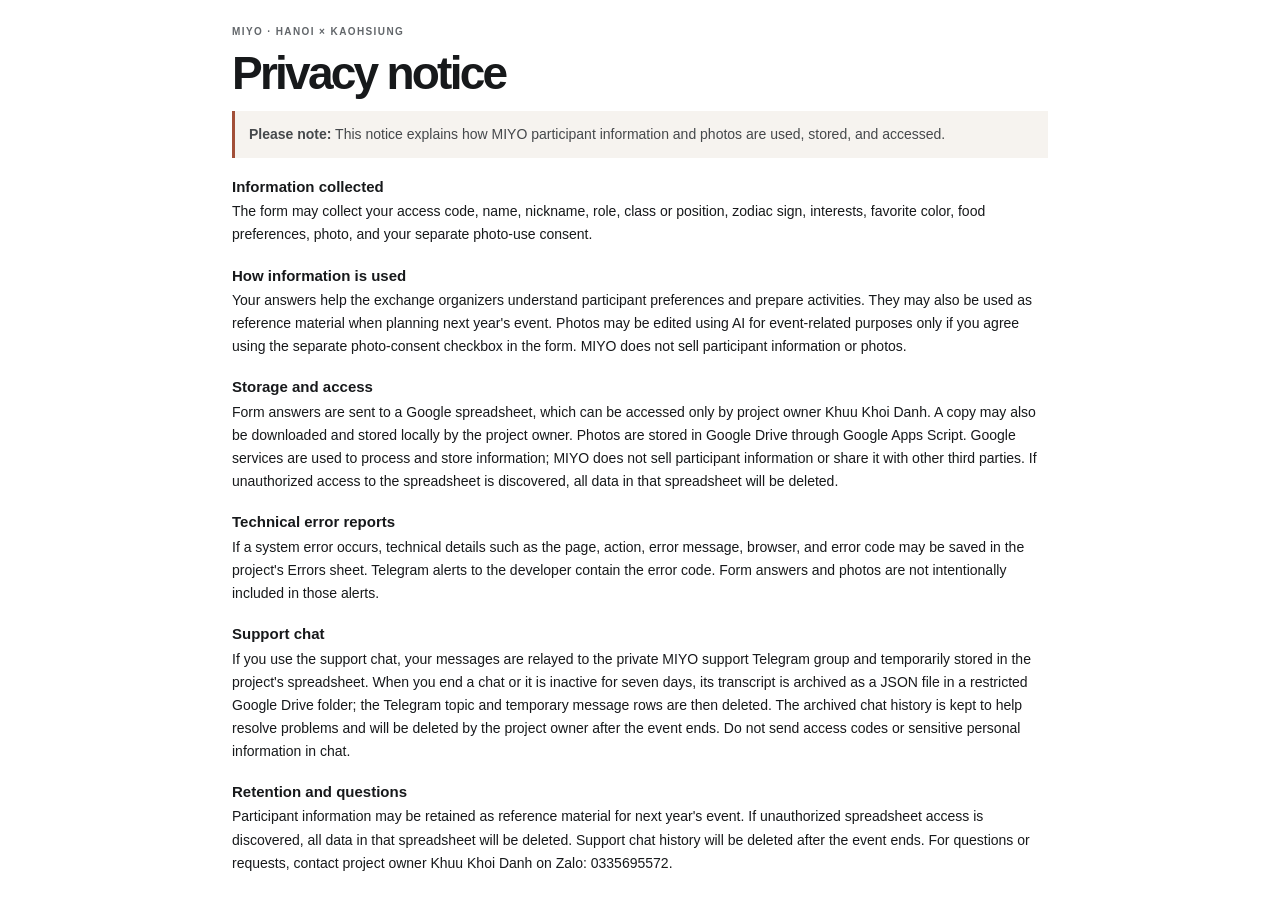
<file: applications/privacy.html>
<!doctype html>
<html lang="en">
<head>
  <meta charset="utf-8">
  <meta name="viewport" content="width=device-width, initial-scale=1">
  <meta name="robots" content="noindex, nofollow">
  <title>MIYO Privacy Notice</title>
  <link rel="icon" type="image/png" href="../favicon.png">
  <link rel="stylesheet" href="privacy.css">
</head>
<body>
  <main class="notice">
    <section id="noticeEnglish" lang="en">
      <p class="eyebrow">MIYO · HANOI × KAOHSIUNG</p>
      <h1>Privacy notice</h1>
      <p class="status"><strong>Please note:</strong> This notice explains how MIYO participant information and photos are used, stored, and accessed.</p>

      <h2>Information collected</h2>
      <p>The form may collect your access code, name, nickname, role, class or position, zodiac sign, interests, favorite color, food preferences, photo, and your separate photo-use consent.</p>

      <h2>How information is used</h2>
      <p>Your answers help the exchange organizers understand participant preferences and prepare activities. They may also be used as reference material when planning next year's event. Photos may be edited using AI for event-related purposes only if you agree using the separate photo-consent checkbox in the form. MIYO does not sell participant information or photos.</p>

      <h2>Storage and access</h2>
      <p>Form answers are sent to a Google spreadsheet, which can be accessed only by project owner Khuu Khoi Danh. A copy may also be downloaded and stored locally by the project owner. Photos are stored in Google Drive through Google Apps Script. Google services are used to process and store information; MIYO does not sell participant information or share it with other third parties. If unauthorized access to the spreadsheet is discovered, all data in that spreadsheet will be deleted.</p>

      <h2>Technical error reports</h2>
      <p>If a system error occurs, technical details such as the page, action, error message, browser, and error code may be saved in the project's Errors sheet. Telegram alerts to the developer contain the error code. Form answers and photos are not intentionally included in those alerts.</p>

      <h2>Support chat</h2>
      <p>If you use the support chat, your messages are relayed to the private MIYO support Telegram group and temporarily stored in the project's spreadsheet. When you end a chat or it is inactive for seven days, its transcript is archived as a JSON file in a restricted Google Drive folder; the Telegram topic and temporary message rows are then deleted. The archived chat history is kept to help resolve problems and will be deleted by the project owner after the event ends. Do not send access codes or sensitive personal information in chat.</p>

      <h2>Retention and questions</h2>
      <p>Participant information may be retained as reference material for next year's event. If unauthorized spreadsheet access is discovered, all data in that spreadsheet will be deleted. Support chat history will be deleted after the event ends. For questions or requests, contact project owner Khuu Khoi Danh on Zalo: 0335695572.</p>
    </section>

    <section id="noticeVietnamese" lang="vi" hidden>
      <p class="eyebrow">MIYO · HÀ NỘI × CAO HÙNG</p>
      <h1>Thông báo quyền riêng tư</h1>
      <p class="status"><strong>Lưu ý:</strong> Thông báo này giải thích cách thông tin và ảnh của người tham gia MIYO được sử dụng, lưu trữ và truy cập.</p>

      <h2>Thông tin được thu thập</h2>
      <p>Biểu mẫu có thể thu thập mã truy cập, họ tên, biệt danh, vai trò, lớp hoặc chức vụ, cung hoàng đạo, sở thích, màu yêu thích, món ăn muốn thử, ảnh và lựa chọn đồng ý sử dụng ảnh riêng biệt.</p>

      <h2>Cách sử dụng thông tin</h2>
      <p>Câu trả lời giúp ban tổ chức hiểu sở thích của người tham gia và chuẩn bị hoạt động. Thông tin cũng có thể được dùng làm tài liệu tham khảo để lên kế hoạch cho sự kiện năm sau. Ảnh có thể được chỉnh sửa bằng AI cho mục đích liên quan đến sự kiện, chỉ khi bạn đồng ý bằng ô xác nhận sử dụng ảnh riêng trong biểu mẫu. MIYO không bán thông tin hoặc ảnh của người tham gia.</p>

      <h2>Lưu trữ và quyền truy cập</h2>
      <p>Câu trả lời được gửi đến Google Sheets và chỉ chủ dự án Khưu Khởi Danh có quyền truy cập bảng tính. Chủ dự án cũng có thể tải một bản sao về và lưu trên máy cá nhân. Ảnh được lưu trên Google Drive thông qua Google Apps Script. Google được sử dụng để xử lý và lưu trữ thông tin; MIYO không bán thông tin người tham gia hoặc chia sẻ thông tin đó với bên thứ ba nào khác. Nếu phát hiện có người không được phép truy cập bảng tính, toàn bộ dữ liệu trong bảng tính đó sẽ bị xóa.</p>

      <h2>Báo cáo lỗi kỹ thuật</h2>
      <p>Nếu xảy ra lỗi hệ thống, thông tin kỹ thuật như trang, thao tác, thông điệp lỗi, trình duyệt và mã lỗi có thể được lưu vào trang tính Errors của dự án. Tin nhắn Telegram gửi dev chỉ có mã lỗi. Câu trả lời và ảnh không được chủ ý đưa vào các tin nhắn đó.</p>

      <h2>Chat hỗ trợ</h2>
      <p>Nếu sử dụng chat hỗ trợ, tin nhắn sẽ được chuyển đến nhóm Telegram riêng tư của MIYO và tạm lưu trong bảng tính của dự án. Khi bạn kết thúc chat hoặc chat không hoạt động trong bảy ngày, nội dung sẽ được lưu trữ thành tệp JSON trong thư mục Google Drive giới hạn quyền truy cập; topic Telegram và các dòng tin nhắn tạm thời sau đó sẽ bị xóa. Lịch sử chat được giữ để hỗ trợ xử lý sự cố và chủ dự án sẽ xóa sau khi sự kiện kết thúc. Vui lòng không gửi mã truy cập hoặc thông tin cá nhân nhạy cảm qua chat.</p>

      <h2>Thời gian lưu trữ và liên hệ</h2>
      <p>Thông tin người tham gia có thể được lưu làm tài liệu tham khảo cho sự kiện năm sau. Nếu phát hiện có người không được phép truy cập bảng tính, toàn bộ dữ liệu trong bảng tính đó sẽ bị xóa. Lịch sử chat hỗ trợ sẽ được xóa sau khi sự kiện kết thúc. Nếu có câu hỏi hoặc yêu cầu, liên hệ chủ dự án Khưu Khởi Danh qua Zalo: 0335695572.</p>
    </section>
  </main>
  <script>
    (function () {
      function setLanguage(language) {
        var isVietnamese = language === "vi";
        document.documentElement.lang = isVietnamese ? "vi" : "en";
        document.getElementById("noticeEnglish").hidden = isVietnamese;
        document.getElementById("noticeVietnamese").hidden = !isVietnamese;
      }
      window.addEventListener("message", function (event) {
        if (event.origin !== window.location.origin || !event.data || event.data.type !== "miyo-language") return;
        setLanguage(event.data.language);
      });
      setLanguage(new URLSearchParams(window.location.search).get("lang") || "en");
    })();
  </script>
</body>
</html>
</file>
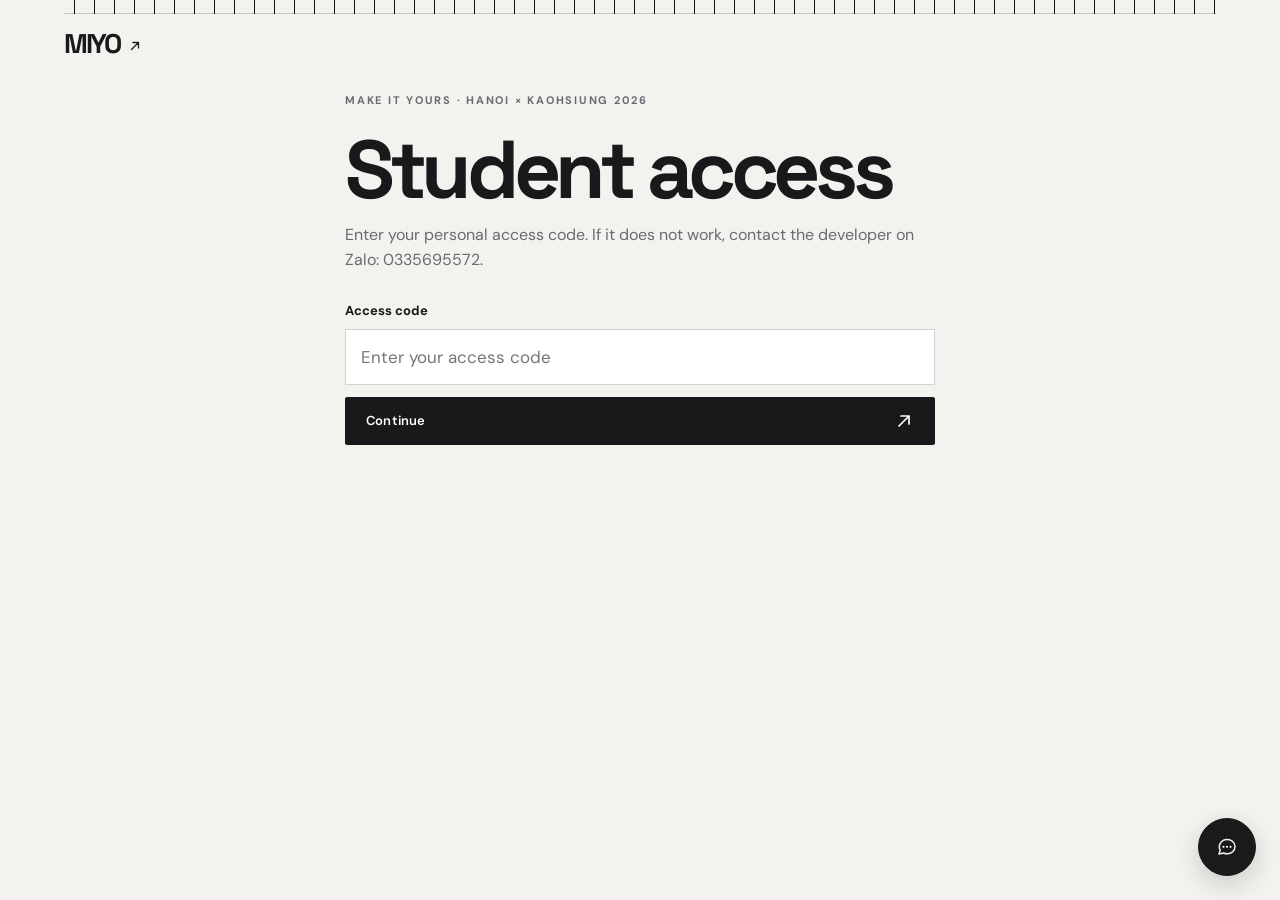
<file: neededaccess/admin.html>
<!doctype html>
<html lang="vi">
<head>
  <meta charset="utf-8">
  <meta name="viewport" content="width=device-width, initial-scale=1">
  <meta name="robots" content="noindex, nofollow">
  <title>Quản lý học sinh — MIYO</title>
  <link rel="icon" type="image/png" href="../favicon.png">
  <link rel="stylesheet" href="admin.css">
  <script>if (!sessionStorage.getItem("miyo-admin-code")) location.replace("../applications/");</script>
  <script src="../shared/miyo-config.js" defer></script>
  <script src="admin.js" defer></script>
</head>
<body>
  <main class="panel">
    <header><div><p class="eyebrow">MIYO · KHU VỰC QUẢN TRỊ</p><h1>Thông tin đăng ký</h1></div><button id="logout" type="button">Đăng xuất</button></header>
    <p id="status" role="status">Đang tải dữ liệu…</p>
    <div class="table-wrap"><table><thead id="tableHead"></thead><tbody id="tableBody"></tbody></table></div>
  </main>
</body>
</html>
</file>
<file: shared/miyo-chat.css>
[data-miyo-support-chat] {
  --miyo-chat-paper: #f1efe9;
  --miyo-chat-paper-light: #f1efe9;
  --miyo-chat-ink: #191b1b;
  --miyo-chat-muted: #777772;
  --miyo-chat-line: rgba(25, 27, 27, .18);
  --miyo-chat-accent: #a24f38;
  --miyo-chat-blue: #334f60;
  font-family: "DM Sans", Arial, sans-serif;
}

.miyo-chat-launcher {
  box-sizing: border-box;
  position: fixed;
  z-index: 40;
  right: 24px;
  bottom: 24px;
  display: flex;
  width: 58px;
  height: 58px;
  min-height: 58px;
  align-items: center;
  justify-content: center;
  gap: 0;
  padding: 0;
  border: 1px solid var(--miyo-chat-ink);
  border-radius: 999px;
  background: var(--miyo-chat-ink);
  color: var(--miyo-chat-paper-light);
  font: 600 13px/1 "DM Sans", Arial, sans-serif;
  white-space: nowrap;
  box-shadow: 0 8px 24px rgba(25, 27, 27, .18);
  cursor: pointer;
  overflow: hidden;
  touch-action: none;
  user-select: none;
  -webkit-user-select: none;
  transition: background .2s ease, border-color .2s ease, box-shadow .2s ease;
}
.miyo-chat-launcher:hover,.miyo-chat-launcher:focus-visible { transform: none; }
.miyo-chat-launcher:active,.miyo-chat-launcher.is-open { border-color: var(--miyo-chat-accent); background: var(--miyo-chat-accent); }
.miyo-chat-launcher.is-open,.miyo-chat-launcher.is-open:hover,.miyo-chat-launcher.is-open:focus-visible { transform: none; }
.miyo-chat-launcher-icon {
  display: grid;
  width: 26px;
  min-width: 26px;
  height: 26px;
  place-items: center;
}
.miyo-chat-launcher-icon svg { display: block; width: 24px; height: 24px; stroke: currentColor; stroke-linecap: round; stroke-linejoin: round; stroke-width: 1.5; }
.miyo-chat-launcher-icon svg path:last-child { stroke-width: 2.2; }
.miyo-chat-launcher-label { display: none; }
.miyo-chat-launcher:focus-visible { outline: 2px solid var(--miyo-chat-accent); outline-offset: 4px; }
@media(hover: none) {
  .miyo-chat-launcher,
  .miyo-chat-launcher:hover,
  .miyo-chat-launcher:focus-visible,
  .miyo-chat-launcher.is-open,
  .miyo-chat-launcher.is-open:hover,
  .miyo-chat-launcher.is-open:focus-visible {
    width: 58px;
    gap: 0;
    transform: none !important;
    box-shadow: 0 8px 24px rgba(25, 27, 27, .18);
    transition-property: background-color, border-color, color;
    -webkit-tap-highlight-color: transparent;
  }
  .miyo-chat-launcher:active { transform: none !important; }
  .miyo-chat-launcher:focus-visible { outline-offset: -2px; }
}

.miyo-chat-panel {
  position: fixed;
  z-index: 41;
  right: 24px;
  bottom: 92px;
  display: flex;
  width: min(390px, calc(100vw - 32px));
  height: min(470px, calc(100dvh - 124px));
  flex-direction: column;
  overflow: hidden;
  border: 1px solid rgba(25, 27, 27, .16);
  border-radius: 2px;
  background: var(--miyo-chat-paper);
  color: var(--miyo-chat-ink);
  box-shadow: 0 18px 60px rgba(25, 27, 27, .2);
  font: 400 14px/1.55 "DM Sans", Arial, sans-serif;
  animation: miyo-chat-enter .22s ease-out;
}
.miyo-chat-panel[hidden] { display: none; }
@keyframes miyo-chat-enter { from { opacity: 0; transform: translateY(9px); } to { opacity: 1; transform: translateY(0); } }

.miyo-chat-header {
  position: relative;
  display: flex;
  min-height: 76px;
  align-items: center;
  justify-content: space-between;
  padding: 14px 18px;
  border-bottom: 1px solid var(--miyo-chat-line);
  background: var(--miyo-chat-paper);
  color: var(--miyo-chat-ink);
}
.miyo-chat-header::after { position: absolute; right: 0; bottom: -1px; width: 25%; height: 2px; background: var(--miyo-chat-accent); content: ""; }
.miyo-chat-header>div { display: grid; gap: 5px; }
.miyo-chat-header strong { font: 600 19px/1.1 "Space Grotesk", Arial, sans-serif; letter-spacing: -.035em; }
.miyo-chat-status { display: flex; align-items: center; gap: 7px; color: var(--miyo-chat-blue); font: 500 9px/1.3 "DM Mono", monospace; letter-spacing: .025em; }
.miyo-chat-status i { width: 7px; height: 7px; border-radius: 50%; background: #92b89c; box-shadow: 0 0 0 3px rgba(146, 184, 156, .14); }
.miyo-chat-close { width: 36px; height: 36px; border: 1px solid var(--miyo-chat-line); border-radius: 50%; background: transparent; color: var(--miyo-chat-ink); font: 300 24px/1 "DM Sans", sans-serif; cursor: pointer; transition: background .15s ease, color .15s ease, border-color .15s ease; }
.miyo-chat-close:hover { border-color: var(--miyo-chat-accent); background: var(--miyo-chat-accent); color: #fff; }
.miyo-chat-close:disabled { opacity: .55; cursor: wait; }

.miyo-chat-start,.miyo-chat-ended { display: flex; flex: 1; flex-direction: column; justify-content: center; gap: 13px; padding: 27px 25px; text-align: left; }
.miyo-chat-start::before { margin-bottom: 2px; color: var(--miyo-chat-blue); content: "A LITTLE CLOSER, WHEN YOU NEED US"; font: 500 9px/1.4 "DM Mono", monospace; letter-spacing: .12em; }
.miyo-chat-start p,.miyo-chat-ended p { margin: 0; }
.miyo-chat-start [data-chat-intro] { max-width: 270px; font: 500 25px/1.2 "Space Grotesk", Arial, sans-serif; letter-spacing: -.04em; }
.miyo-chat-privacy,.miyo-chat-notice { color: var(--miyo-chat-muted); font-size: 12px; }
.miyo-chat-start-button,.miyo-chat-ended button,.miyo-chat-form button {
  min-height: 44px;
  padding: 0 17px;
  border: 1px solid var(--miyo-chat-ink);
  border-radius: 2px;
  background: var(--miyo-chat-ink);
  color: var(--miyo-chat-paper-light);
  font: 600 12px "DM Sans", Arial, sans-serif;
  cursor: pointer;
  transition: background .16s ease, border-color .16s ease;
}
.miyo-chat-start-button:hover,.miyo-chat-ended button:hover,.miyo-chat-form button:hover { border-color: var(--miyo-chat-accent); background: var(--miyo-chat-accent); }
.miyo-chat-start-button:disabled,.miyo-chat-form button:disabled { opacity: .7; cursor: wait; }

.miyo-chat-conversation { display: flex; min-height: 0; flex: 1; flex-direction: column; padding: 12px 14px 10px; }
.miyo-chat-conversation[hidden],.miyo-chat-start[hidden],.miyo-chat-ended[hidden] { display: none; }
.miyo-chat-messages { display: flex; min-height: 0; flex: 1; flex-direction: column; gap: 9px; overflow-y: auto; padding: 3px 3px 10px; scrollbar-color: #c5bfb3 transparent; scrollbar-width: thin; }
.miyo-chat-message { max-width: 82%; padding: 9px 12px; border: 1px solid var(--miyo-chat-line); overflow-wrap: anywhere; }
.miyo-chat-message.is-user { align-self: flex-end; border-color: transparent; background: #e8e5dd; }
.miyo-chat-message.is-support { align-self: flex-start; border-color: var(--miyo-chat-line); background: rgba(250, 249, 246, .74); }
.miyo-chat-message.is-pending { opacity: .72; }
.miyo-chat-message.is-failed { border-color: var(--miyo-chat-accent); opacity: 1; }
.miyo-chat-message strong { display: block; margin-bottom: 4px; color: var(--miyo-chat-accent); font: 500 9px/1.3 "DM Mono", monospace; letter-spacing: .04em; text-transform: uppercase; }
.miyo-chat-message p { margin: 0; white-space: pre-wrap; }
.miyo-chat-notice { min-height: 16px; margin: 2px 0 6px; }
.miyo-chat-form { display: flex; align-items: flex-end; gap: 8px; }
.miyo-chat-form textarea { min-width: 0; height: 46px; min-height: 46px; max-height: 112px; flex: 1; resize: none; overflow-y: auto; padding: 12px 13px; border: 1px solid rgba(25, 27, 27, .22); border-radius: 2px; outline: none; background: rgba(250, 249, 246, .82); color: var(--miyo-chat-ink); font: 400 13px/1.45 "DM Sans", Arial, sans-serif; transition: border-color .15s ease, background .15s ease, box-shadow .15s ease; }
.miyo-chat-form textarea:focus { border-color: var(--miyo-chat-blue); background: #faf9f6; box-shadow: 0 0 0 2px rgba(51, 79, 96, .08); }
.miyo-chat-form textarea::placeholder { color: #777772; opacity: .85; }
.miyo-chat-form button { min-width: 66px; min-height: 46px; padding: 0 13px; }
.miyo-chat-form button:disabled { opacity: .45; cursor: wait; }
.miyo-chat-cancel { align-self: flex-start; margin-top: 7px; padding: 4px 0; border: 0; background: transparent; color: var(--miyo-chat-muted); font: 400 11px "DM Sans", Arial, sans-serif; text-decoration: underline; text-underline-offset: 3px; cursor: pointer; }
.miyo-chat-cancel:hover { color: var(--miyo-chat-accent); }
.miyo-chat-sr { position: absolute; width: 1px; height: 1px; overflow: hidden; clip: rect(0,0,0,0); white-space: nowrap; }
.miyo-chat-operation { position: absolute; z-index: 3; inset: 0; display: flex; flex-direction: column; align-items: center; justify-content: center; gap: 13px; background: rgba(241, 239, 233, .94); color: var(--miyo-chat-ink); font: 500 11px/1.5 "DM Mono", monospace; letter-spacing: .04em; text-align: center; }
.miyo-chat-operation[hidden] { display: none; }
.miyo-chat-spinner { width: 28px; height: 28px; border: 2px solid rgba(162, 79, 56, .2); border-top-color: var(--miyo-chat-accent); border-radius: 50%; animation: miyo-chat-spin .7s linear infinite; }
@keyframes miyo-chat-spin { to { transform: rotate(360deg); } }

.miyo-chat-modal { position: absolute; z-index: 2; inset: 0; display: grid; place-items: center; padding: 20px; background: rgba(25, 27, 27, .62); }
.miyo-chat-modal[hidden] { display: none; }
.miyo-chat-modal-card { width: min(100%, 320px); padding: 27px 23px 21px; border: 1px solid var(--miyo-chat-line); background: var(--miyo-chat-paper); box-shadow: 0 14px 38px #0003; text-align: left; }
.miyo-chat-modal-mark { display: grid; width: 34px; height: 34px; place-items: center; margin-bottom: 16px; border-radius: 50%; background: rgba(162, 79, 56, .12); color: var(--miyo-chat-accent); font: 600 20px "Space Grotesk", sans-serif; }
.miyo-chat-modal-card h2 { margin: 0 0 9px; font: 600 21px/1.2 "Space Grotesk", Arial, sans-serif; letter-spacing: -.03em; }
.miyo-chat-modal-card p { margin: 0; color: #666762; font-size: 13px; }
.miyo-chat-modal-card>div { display: flex; flex-direction: column-reverse; gap: 8px; margin-top: 21px; }
.miyo-chat-modal-card button { min-height: 42px; border: 1px solid var(--miyo-chat-ink); border-radius: 2px; font: 600 12px "DM Sans", Arial, sans-serif; cursor: pointer; }
.miyo-chat-modal-keep { background: transparent; color: var(--miyo-chat-ink); }
.miyo-chat-modal-end { border-color: var(--miyo-chat-accent)!important; background: var(--miyo-chat-accent); color: #fff; }
.miyo-chat-modal-end:hover { background: #783923; }

@media(max-width: 480px) {
  .miyo-chat-launcher { right: 14px; bottom: 14px; width: 54px; height: 54px; min-height: 54px; padding: 0; }
  .miyo-chat-panel { z-index: 41; inset: 50% auto auto 50% !important; width: 80vw; max-width: 80vw; height: 80dvh; max-height: 80dvh; border-radius: 2px; transform: translate(-50%, -50%); }
  [data-miyo-support-chat] .miyo-chat-launcher { z-index: 42; }
  .miyo-chat-launcher.is-open,.miyo-chat-launcher.is-open:hover,.miyo-chat-launcher.is-open:focus-visible { width: 54px; gap: 0; transform: none; }
}
@media(max-width: 480px) and (hover: none) {
  .miyo-chat-launcher,
  .miyo-chat-launcher:hover,
  .miyo-chat-launcher:focus-visible,
  .miyo-chat-launcher.is-open,
  .miyo-chat-launcher.is-open:hover,
  .miyo-chat-launcher.is-open:focus-visible {
    width: 54px;
    height: 54px;
    min-height: 54px;
    gap: 0;
    transform: none !important;
  }
}
@media(prefers-reduced-motion: reduce) { .miyo-chat-panel { animation: none; } .miyo-chat-launcher { transition: none; } .miyo-chat-spinner { animation-duration: 1.5s; } }
</file>
<file: applications/style.css>
:root {
  color-scheme: light;
  --paper: #f3f2ef;
  --ink: #17191b;
  --muted: #686b70;
  --line: rgba(23, 25, 27, .2);
  --card: #fff;
  --accent: #a24f38;
  --accent-dark: #783923;
  --error: #a52a20;
  box-sizing: border-box;
  padding-top: env(safe-area-inset-top, 0px);
}
*, *::before, *::after { box-sizing: inherit; }
html { scroll-padding-top: 16px; scroll-behavior: smooth; }
body { min-height:0; margin:0; overflow-x:hidden; background:var(--paper); color:var(--ink); font:400 16px/1.55 "DM Sans",Arial,sans-serif; }
button, input { font:inherit; color:inherit; }
:focus-visible { outline:2px solid var(--ink); outline-offset:3px; }
[hidden] { display:none!important; }

.bar { position:fixed; top:0; right:0; left:0; height:4px; z-index:5; background:var(--line); }
.bar i { display:block; width:0; height:100%; background:var(--accent); transition:width .35s ease; }
.wrap { width:100%; max-width:1320px; min-height:0; height:auto; margin:4px auto 0; padding:0 clamp(20px,5vw,80px) 148px; overflow:visible; }
.top { min-height:76px; display:flex; flex-wrap:wrap; justify-content:space-between; align-items:center; gap:8px 20px; border-bottom:1px solid var(--line); color:var(--muted); font-size:11px; letter-spacing:.09em; text-transform:uppercase; }
.question-brand { color:var(--ink); font:700 27px/1 "Space Grotesk",sans-serif; letter-spacing:-.09em; text-decoration:none; }
.question-brand:hover,.home-link:hover { color:var(--accent); text-decoration:underline; text-underline-offset:4px; }
.question-brand:active,.home-link:active { opacity:.7; }
.stepno { margin:25px 0 0; color:var(--muted); font-size:11px; font-weight:700; letter-spacing:.15em; text-transform:uppercase; }
.stepno:empty { display:none; }
.validation-msg { padding:12px 15px; border-left:3px solid var(--error); background:#f8e9e7; color:var(--error); font-size:14px; font-weight:600; }
.step { display:none; padding:26px 0 20px; }
.step.on { display:block; animation:reveal .32s ease both; }
@keyframes reveal { from { opacity:0; transform:translateY(8px); } to { opacity:1; transform:translateY(0); } }
h1,h2 { font-family:"Space Grotesk",sans-serif; letter-spacing:-.065em; }
h1 { max-width:700px; margin:0 0 22px; font-size:clamp(64px,15vw,142px); line-height:.82; }
h1 span { display:block; }
h2 { margin:0 0 12px; font-size:clamp(40px,8vw,64px); line-height:.98; }
.lead { max-width:58ch; margin:0 0 34px; color:var(--muted); font-size:17px; }
.step[data-step="0"].on { min-height:0; display:flex; flex-direction:column; justify-content:center; align-items:flex-start; text-align:left; padding:clamp(58px,9vw,108px) 0; }
.wrap:has(.step[data-step="0"].on) { display:flex; min-height:calc(100svh - 4px); flex-direction:column; padding-bottom:148px; }
.step[data-step="0"].on { flex:1; align-items:center; text-align:center; padding:clamp(24px,5vh,52px) 0; }
.step[data-step="0"] h1 { margin-right:auto; margin-left:auto; }
.step[data-step="0"] .lead { margin-right:auto; margin-left:auto; }
body:has(.step[data-step="5"].on) .wrap { padding-bottom:48px; }
.step[data-step="0"] h1 { width:100%; margin:0 0 28px; font-size:clamp(72px,15vw,150px); line-height:.82; letter-spacing:-.105em; }
.step[data-step="0"] h1 em { display:block; margin-left:.12em; color:var(--accent); font:italic 400 1.02em/.9 Georgia,"Times New Roman",serif; letter-spacing:-.085em; }
.step[data-step="0"] .lead { max-width:48ch; font-size:19px; }

label.f { display:block; margin:0 0 23px; font-weight:700; }
label.f small,.grp small { color:var(--muted); font-size:12px; font-weight:400; }
label.f small { margin-left:5px; }
input[type="text"] { display:block; width:100%; min-height:50px; margin-top:8px; padding:12px 14px; border:1px solid var(--line); border-radius:2px; background:var(--card); font-size:16px; transition:border-color .2s,box-shadow .2s; }
input[type="text"]:focus { outline:0; border-color:var(--accent); box-shadow:0 0 0 3px rgba(162,79,56,.12); }
input[aria-invalid="true"] { border-color:var(--error); }
input[aria-invalid="true"]:focus { box-shadow:0 0 0 3px rgba(165,42,32,.12); }
.grp { margin:0 0 30px; }
.grp>b { display:block; margin-bottom:12px; font-size:14px; }
.chips { display:flex; flex-wrap:wrap; gap:8px; }
.chip { min-height:42px; padding:9px 15px; border:1px solid var(--line); border-radius:2px; background:rgba(255,255,255,.32); cursor:pointer; transition:background .18s,color .18s,border-color .18s,transform .18s,box-shadow .18s; }
.chip:hover { transform:translateY(-1px); border-color:var(--accent); }
.chip:active { transform:translateY(0) scale(.98); }
.chip[aria-pressed="true"] { border-color:var(--ink); background:var(--ink); color:white; }
.chip[aria-pressed="true"]:hover { border-color:var(--accent-dark); background:var(--accent-dark); }
.chips[aria-invalid="true"] { border-radius:2px; outline:1px solid rgba(165,42,32,.58); outline-offset:4px; }
.sw { display:flex; flex-wrap:wrap; align-items:center; gap:13px; }
.sw button { width:40px; height:40px; border:2px solid var(--paper); border-radius:50%; box-shadow:0 0 0 1px var(--line); cursor:pointer; transition:transform .18s,box-shadow .18s; }
.sw button:hover { transform:scale(1.08); }
.sw button:active { transform:scale(.96); }
.sw button[aria-pressed="true"] { box-shadow:0 0 0 2px var(--ink); }
.sw[aria-invalid="true"] { outline:1px solid rgba(165,42,32,.58); outline-offset:5px; }
.sw input[type="color"] { width:38px; height:38px; padding:0; border:0; border-radius:50%; background:conic-gradient(#e63946,#f5c518,#2bb673,#14b8c4,#2a3cff,#ff5fa2,#e63946); cursor:pointer; }
.sw input.set { box-shadow:0 0 0 2px var(--ink); }
.sw input[type="color"]::-webkit-color-swatch-wrapper { padding:0; }
.sw input[type="color"]::-webkit-color-swatch { border:0; border-radius:50%; opacity:0; }
.sw input[type="color"]::-moz-color-swatch { border:0; border-radius:50%; opacity:0; }
.sw input.set::-webkit-color-swatch,.sw input.set::-moz-color-swatch { opacity:1; }
.hint { margin:10px 0 0; color:var(--muted); font-size:13px; }
.hint.tight { margin:3px 0 12px; }
.drop { display:grid; min-height:clamp(210px,28vw,280px); place-items:center; overflow:hidden; border:1px dashed #92918c; border-radius:2px; background:rgba(255,255,255,.4); color:var(--muted); cursor:pointer; text-align:center; transition:border-color .2s,background .2s,color .2s; }
.drop:hover,.drop:focus-visible { border-color:var(--accent); background:rgba(255,255,255,.72); color:var(--ink); }
.drop:active { background:rgba(255,255,255,.9); }
.drop[aria-invalid="true"] { border-color:var(--error); background:#fff8f7; }
.drop img { display:block; width:100%; max-height:420px; object-fit:cover; }
.drop input { display:none; }
.ck { display:flex; align-items:flex-start; gap:12px; margin-top:18px; cursor:pointer; }
.ck input { width:20px; height:20px; flex:none; margin-top:3px; accent-color:var(--accent); cursor:pointer; }
.ck:focus-within { color:var(--accent-dark); }
.rev { overflow:visible; padding:22px; border:1px solid var(--line); background:rgba(255,255,255,.55); }
.rev img { float:right; width:96px; height:120px; margin:0 0 12px 14px; object-fit:cover; }
.rev dl { margin:0; }
.rev dt { margin-top:14px; color:var(--muted); font-size:12px; }
.rev dd { margin:2px 0 0; font-weight:700; overflow-wrap:anywhere; }
.rev button.e { min-height:42px; margin:18px 10px 0 0; padding:8px 12px; border:1px solid var(--line); border-radius:2px; background:transparent; color:var(--ink); cursor:pointer; transition:background .18s,color .18s,border-color .18s,transform .18s; }
.rev button.e:hover { transform:translateY(-1px); border-color:var(--ink); background:var(--ink); color:white; }
.rev button.e:active { transform:translateY(0); }
.dot { display:inline-block; width:13px; height:13px; margin-right:8px; border-radius:50%; vertical-align:-1px; }
.invalid-label { color:var(--error)!important; }
.msg { margin-top:14px; color:var(--error); font-weight:600; }
.ok { display:grid; width:72px; height:72px; place-items:center; margin:24px 0; border-radius:50%; background:var(--ink); color:white; font-size:38px; }
.return-home { width:fit-content; max-width:100%; margin-top:8px; text-decoration:none; }
.nav { position:fixed; right:0; bottom:0; left:0; z-index:4; padding:11px clamp(20px,5vw,80px) calc(11px + env(safe-area-inset-bottom,0px)); border-top:1px solid var(--line); background:rgba(243,242,239,.96); backdrop-filter:blur(12px); }
.nav>div { display:flex; width:100%; max-width:1160px; align-items:center; justify-content:space-between; gap:10px; margin:0 auto; }
.nav-actions { display:flex; align-items:center; justify-content:flex-end; gap:10px; }
.language-control { display:flex; align-items:center; gap:9px; color:var(--muted); font-size:12px; font-weight:600; }
.language-control select { min-height:42px; padding:7px 30px 7px 10px; border:1px solid var(--line); border-radius:2px; background:var(--card); color:var(--ink); font:inherit; cursor:pointer; }
.btn { position:relative; display:inline-flex; min-width:132px; min-height:48px; align-items:center; justify-content:center; gap:10px; flex:0 1 210px; padding:11px 20px; border:1px solid var(--ink); border-radius:2px; background:var(--ink); color:white; font-size:13px; font-weight:600; letter-spacing:.015em; cursor:pointer; transition:transform .18s cubic-bezier(.2,.8,.2,1),opacity .2s,background .2s,color .2s,border-color .2s,box-shadow .2s; }
.btn:not(:disabled):hover { transform:translateY(-2px); border-color:var(--accent-dark); background:var(--accent-dark); box-shadow:0 5px 14px rgba(23,25,27,.12); }
.btn:not(:disabled):active { transform:translateY(0) scale(.99); box-shadow:none; }
.btn.g { flex:0 0 150px; background:transparent; color:var(--ink); }
.btn.g:not(:disabled):hover { border-color:var(--ink); background:var(--ink); color:white; }
.btn:focus-visible { outline:3px solid rgba(162,79,56,.48); outline-offset:3px; }
.btn:disabled { transform:none; opacity:.45; box-shadow:none; cursor:not-allowed; }
.btn[aria-busy="true"] { gap:12px; opacity:.76; cursor:wait; }
.arrow-icon { width:18px; height:18px; flex:0 0 18px; fill:none; stroke:currentColor; stroke-linecap:round; stroke-linejoin:round; stroke-width:1.7; }
.btn[aria-busy="true"]::after { width:14px; height:14px; border:2px solid currentColor; border-right-color:transparent; border-radius:50%; content:""; animation:button-spin .7s linear infinite; }
@keyframes button-spin { to { transform:rotate(360deg); } }
.language-screen { position:relative; display:grid; width:100%; min-height:0; place-items:center; overflow:visible; padding:92px 24px 56px; }
.language-screen::before { position:absolute; top:0; right:5%; left:5%; height:14px; border-bottom:1px solid var(--line); background:repeating-linear-gradient(90deg,transparent 0 10px,#111 10px 11px,transparent 11px 20px); content:""; }
.login-screen { position:relative; display:grid; width:100%; min-height:0; place-items:center; overflow:visible; padding:92px 24px 56px; }
.privacy-screen { position:relative; display:grid; width:100%; min-height:100svh; place-items:center; padding:84px 20px 112px; }
.privacy-card { width:min(100%,820px); }
.privacy-card h1 { max-width:none; margin:0 0 10px; font-size:clamp(42px,8vw,72px); line-height:.98; }
.privacy-intro { margin:0 0 16px; color:var(--muted); }
.privacy-card iframe { display:block; width:100%; height:min(48svh,430px); min-height:280px; border:1px solid var(--line); background:white; }
.privacy-full-link { display:inline-block; margin-top:8px; color:var(--accent-dark); font-size:13px; }
.privacy-check { display:flex; align-items:flex-start; gap:11px; margin:18px 0 14px; font-size:14px; cursor:pointer; }
.privacy-check input { width:20px; height:20px; flex:none; margin:2px 0 0; accent-color:var(--accent); }
.privacy-start { width:100%; }
.login-screen::before { position:absolute; top:0; right:5%; left:5%; height:14px; border-bottom:1px solid var(--line); background:repeating-linear-gradient(90deg,transparent 0 10px,#111 10px 11px,transparent 11px 20px); content:""; }
.login-card { width:min(100%,590px); }
.login-card h1 { max-width:none; margin:0 0 14px; font-size:clamp(48px,10vw,82px); line-height:.95; }
.login-card>p:not(.language-eyebrow) { margin:0 0 28px; color:var(--muted); }
.login-label { display:block; margin-bottom:8px; font-size:13px; font-weight:700; }
.login-card input { width:100%; margin:0 0 12px; padding:14px 15px; border:1px solid var(--line); border-radius:0; background:var(--card); font-size:17px; }
.login-submit { display:flex; width:100%; align-items:center; justify-content:space-between; text-align:left; }
.login-submit .arrow-icon { width:20px; height:20px; flex-basis:20px; }
.login-message { margin:14px 0 0; color:var(--error); font-size:14px; font-weight:600; }
.home-link { position:absolute; top:30px; left:5%; color:var(--ink); font:700 27px/1 "Space Grotesk",sans-serif; letter-spacing:-.09em; text-decoration:none; }
.home-link .arrow-icon { width:14px; height:14px; margin-left:4px; stroke-width:1.8; }
.language-card { width:min(100%,590px); text-align:left; }
.language-eyebrow { margin:0 0 22px; color:var(--muted); font-size:11px; font-weight:700; letter-spacing:.16em; }
.language-card h1 { max-width:none; margin:0 0 12px; font-size:clamp(46px,10vw,82px); line-height:.95; }
.language-card>p:not(.language-eyebrow) { margin:0 0 28px; color:var(--muted); }
.language-options { display:flex; gap:10px; }
.language-options .btn { flex:0 1 190px; }
.language-options .btn.g { flex:0 1 150px; }

@media (min-width:800px) {
  .step { padding-top:36px; }
}
@media (max-width:520px) {
  .wrap { width:100%; padding-right:18px; padding-bottom:136px; padding-left:18px; }
  .wrap:has(.step[data-step="0"].on) { min-height:calc(100svh - 4px); padding-bottom:136px; }
  .top { min-height:66px; font-size:9px; }
  .question-brand { font-size:24px; }
  .step { padding-top:24px; }
  .lead { font-size:15px; }
  .step[data-step="0"].on { padding:52px 0 62px; }
  .step[data-step="0"] h1 { font-size:clamp(68px,19vw,110px); }
  .drop { min-height:210px; }
  .language-options .btn { flex:1; }
  .language-options .btn.g { flex:1; }
  .nav { padding-right:14px; padding-left:14px; }
  .nav>div { min-width:0; gap:8px; }
  .btn { min-width:0; min-height:48px; flex:1 1 0; padding:10px 12px; font-size:12px; }
  .btn.g { flex:1 1 0; }
  .nav-actions .btn.g { flex:0 0 50%; font-size:11px; }
  .login-screen,.language-screen { padding:84px 20px 42px; }
  .privacy-screen { align-items:start; padding:76px 16px 104px; }
  .privacy-card iframe { height:45svh; min-height:260px; }
  .language-control { gap:5px; font-size:11px; }
  .language-control>span { display:none; }
  .language-control select { width:92px; min-height:40px; padding:5px 20px 5px 7px; font-size:11px; }
  .nav-actions { min-width:0; flex:1 1 0; gap:7px; }
  .nav-actions .btn { min-width:0; white-space:nowrap; }
  .rev { padding:16px; }
}
@media (prefers-reduced-motion:reduce) { *,*::before,*::after { animation:none!important; scroll-behavior:auto!important; transition:none!important; } }
.system-error-banner { position:fixed; z-index:1000; inset:auto 16px 16px; max-width:560px; margin-left:auto; padding:18px 20px; border:1px solid #d8a5a5; border-radius:12px; background:#fff5f5; color:#522; box-shadow:0 8px 30px #0002; }
.system-error-banner p { margin:8px 0 14px; }
.system-error-refresh { padding:9px 14px; border:0; border-radius:6px; background:#522; color:white; font:inherit; cursor:pointer; }
</file>
<file: neededaccess/gate.css>
:root { color-scheme: light; --paper: #f1efe9; --ink: #191b1b; --muted: #777772; --line: rgba(25,27,27,.2); --accent: #a24f38; --serif: Georgia, "Times New Roman", serif; --display: "Space Grotesk", Arial, sans-serif; --sans: "DM Sans", Arial, sans-serif; --mono: "DM Mono", monospace; }
* { box-sizing: border-box; }
body { min-height: 100vh; min-height: 100svh; margin: 0; background: radial-gradient(ellipse at 72% 48%, rgba(51,79,96,.1), transparent 40%), var(--paper); color: var(--ink); font: 400 16px/1.6 var(--sans); }
.gate { display: grid; width: min(calc(100% - 12vw), 1500px); min-height: 100vh; min-height: 100svh; grid-template-rows: 82px 1fr 56px; margin: 0 auto; }
.topline, footer { display: flex; align-items: center; justify-content: space-between; gap: 20px; color: var(--muted); }
.topline { border-bottom: 1px solid var(--line); }
.brand { color: var(--ink); font: 700 34px/.9 var(--display); letter-spacing: -.1em; text-decoration: none; }
.brand span { color: var(--accent); }
.topline p { display: flex; align-items: center; gap: 12px; margin: 0; font: 500 9px/1.5 var(--mono); letter-spacing: .13em; }
.topline i { width: 7px; height: 7px; border-radius: 50%; background: var(--accent); box-shadow: 0 0 0 4px rgba(162,79,56,.1); animation: pulse 1.8s ease-in-out infinite; }
.message { align-self: center; width: 100%; padding: 64px 0; text-align: center; }
.message-copy { width: 100%; min-width: 0; }
.eyebrow { display: flex; justify-content: center; gap: 24px; margin: 0 auto 28px; color: var(--muted); font: 500 10px/1.5 var(--mono); letter-spacing: .16em; }
.eyebrow-index { padding-bottom: 12px; border-bottom: 1px solid var(--line); }
.eyebrow-contact { padding-bottom: 12px; border-bottom: 1px solid var(--line); }
.kicker { margin: 0 0 44px; color: var(--muted); font: 500 10px/1.5 var(--mono); letter-spacing: .16em; }
h1 { margin: 0; font: 500 clamp(76px, 12.8vw, 180px)/.84 var(--display); letter-spacing: -.105em; }
h1 em { display: inline-block; margin-left: .06em; color: var(--accent); font: italic 400 1.02em/.9 var(--serif); letter-spacing: -.085em; }
.description { max-width: 820px; margin: 34px auto 0; color: var(--muted); font-size: clamp(15px, 1.5vw, 18px); line-height: 1.75; text-align: center; }
.admin-toggle { display: inline-flex; align-items: center; gap: 28px; margin-top: 34px; padding: 12px 0; border: 0; border-bottom: 1px solid var(--ink); background: transparent; color: var(--ink); font: 500 10px/1.5 var(--mono); letter-spacing: .12em; cursor: pointer; }
.admin-toggle span, .password-row button span { color: var(--accent); font-size: 16px; }
.admin-toggle:hover { color: var(--accent); }
.return-link { display: block; width: fit-content; margin: 16px auto 0; color: var(--muted); font: 400 9px/1.5 var(--mono); letter-spacing: .1em; text-decoration: none; }
.return-link span { margin-right: 7px; color: var(--accent); font-size: 15px; }
.return-link:hover { color: var(--ink); }
.admin-panel { width: min(100%, 410px); margin: 22px auto 0; text-align: left; }
.admin-panel label { display: block; margin-bottom: 8px; color: var(--muted); font-size: 12px; }
.password-row { display: flex; }
.password-field { position: relative; display: flex; flex: 1; min-width: 0; }
.password-row input { width: 100%; min-width: 0; padding: 12px 46px 12px 12px; border: 1px solid var(--line); border-right: 0; border-radius: 0; background: rgba(255,255,255,.6); font: 15px var(--sans); }
.visibility-toggle { position: absolute; top: 50%; right: 8px; display: grid; width: 24px; height: 24px; place-items: center; padding: 0; transform: translateY(-50%); border: 0; background: transparent; color: var(--muted); cursor: pointer; }
.visibility-toggle:hover { color: var(--ink); }
.visibility-toggle svg { width: 16px; height: 16px; fill: none; stroke: currentColor; stroke-linecap: round; stroke-linejoin: round; stroke-width: 1.6; }
.visibility-toggle .eye-slash { display: none; }
.visibility-toggle[aria-pressed="true"] .eye-slash { display: block; }
.password-row > #adminSubmit { display: flex; flex: none; align-items: center; gap: 18px; padding: 0 15px; border: 1px solid var(--ink); background: var(--ink); color: var(--paper); font: 500 10px var(--mono); letter-spacing: .08em; cursor: pointer; }
.password-row > #adminSubmit:hover { background: var(--accent-dark, #783923); }
.message-error { margin: 10px 0 0; color: #a52a20; font-size: 13px; }
footer { border-top: 1px solid var(--line); font: 400 8px/1.5 var(--mono); letter-spacing: .13em; }
@keyframes pulse { 50% { transform: scale(1.18); box-shadow: 0 0 0 6px rgba(162,79,56,.04); } }
@media (max-width: 600px) { .gate { width: calc(100% - 40px); grid-template-rows: 70px 1fr 48px; } .topline p { font-size: 7px; gap: 9px; } .brand { font-size: 29px; } .message { padding: 38px 0; } .eyebrow { gap: 14px; font-size: 8px; } .kicker { margin-bottom: 32px; font-size: 8px; } h1 { font-size: clamp(62px, 16vw, 100px); } .description { margin-top: 24px; } .admin-toggle { margin-top: 30px; } footer { font-size: 7px; } }
@media (prefers-reduced-motion: reduce) { *, *::before, *::after { animation-duration: .01ms !important; animation-iteration-count: 1 !important; transition-duration: .01ms !important; } }
</file>
<file: neededaccess/miyo/miyo.css>
:root {
  color-scheme: light;
  --paper: #f1efe9;
  --paper-deep: #e8e5dd;
  --ink: #191b1b;
  --muted: #777772;
  --line: rgba(25, 27, 27, .2);
  --accent: #a24f38;
  --accent-dark: #783923;
  --blue: #334f60;
  --serif: "Iowan Old Style", "Baskerville", "Times New Roman", serif;
  --sans: "DM Sans", Arial, sans-serif;
  --display: "Space Grotesk", Arial, sans-serif;
  --mono: "DM Mono", monospace;
  --gutter: clamp(22px, 6.4vw, 104px);
}

*, *::before, *::after { box-sizing: border-box; }
html { scroll-behavior: smooth; scroll-padding-top: 0; }
body { margin: 0; overflow-x: hidden; background: var(--paper); color: var(--ink); font: 400 16px/1.6 var(--sans); }
body::after { position: fixed; z-index: 20; inset: 0; background-image: url("data:image/svg+xml,%3Csvg viewBox='0 0 180 180' xmlns='http://www.w3.org/2000/svg'%3E%3Cfilter id='n'%3E%3CfeTurbulence type='fractalNoise' baseFrequency='.8' numOctaves='3' stitchTiles='stitch'/%3E%3C/filter%3E%3Crect width='100%25' height='100%25' filter='url(%23n)' opacity='.15'/%3E%3C/svg%3E"); background-size: 180px; content: ""; opacity: .14; pointer-events: none; }
a { color: inherit; }
button, a { -webkit-tap-highlight-color: transparent; }
:focus-visible { outline: 2px solid var(--accent); outline-offset: 5px; }
.mono { font: 400 10px/1.5 var(--mono); letter-spacing: .12em; }
.skip-link { position: fixed; z-index: 30; top: 12px; left: 12px; padding: 10px 14px; transform: translateY(-160%); background: var(--ink); color: var(--paper); }
.skip-link:focus { transform: translateY(0); }

.site-header { position: absolute; z-index: 5; top: 0; left: 0; display: grid; width: 100%; min-height: 88px; grid-template-columns: auto 1fr; align-items: center; gap: 24px; padding: 0 var(--gutter); border-bottom: 1px solid var(--line); }
.wordmark { width: fit-content; font: 700 34px/.9 var(--display); letter-spacing: -.11em; text-decoration: none; }
.wordmark-dot, .site-footer>a span { color: var(--accent); }
.header-note { margin: 0; color: var(--muted); font: 400 9px/1.4 var(--mono); letter-spacing: .1em; }
.header-note span { color: var(--accent); }
.main-nav { position: relative; display: flex; align-items: center; justify-content: flex-end; gap: clamp(12px, 2vw, 30px); }
.nav-status { position: absolute; left: 50%; display: flex; align-items: center; gap: 11px; margin: 0; transform: translateX(-50%); color: var(--muted); font: 500 10px/1.5 var(--mono); letter-spacing: .12em; white-space: nowrap; }
.main-nav a, .nav-questions { font-size: 12px; text-decoration: none; }
.main-nav a { position: relative; padding: 8px 0; }
.main-nav a::after { position: absolute; right: 0; bottom: 3px; left: 0; height: 1px; transform: scaleX(0); transform-origin: left; background: var(--accent); content: ""; transition: transform .3s ease; }
.main-nav a:hover::after { transform: scaleX(1); }
.main-nav a:active { color: var(--accent); }
.language-menu { position: relative; }
.language-toggle { display: inline-flex; min-height: 34px; align-items: center; gap: 9px; padding: 7px 10px; border: 1px solid var(--line); background: transparent; color: var(--ink); font: 500 11px/1.2 var(--mono); cursor: pointer; transition: background .2s, color .2s, border-color .2s; }
.language-toggle:hover, .language-toggle[aria-expanded="true"] { border-color: var(--ink); background: var(--ink); color: var(--paper); }
.language-toggle svg { width: 10px; height: 7px; fill: none; stroke: currentColor; stroke-width: 1.5; transition: transform .2s; }
.language-toggle[aria-expanded="true"] svg { transform: rotate(180deg); }
.language-options { position: absolute; z-index: 10; top: calc(100% + 7px); right: 0; display: grid; min-width: 125px; padding: 5px; border: 1px solid var(--line); background: var(--paper); box-shadow: 0 8px 24px rgba(25, 27, 27, .12); }
.language-options[hidden] { display: none; }
.language-options button { padding: 9px 10px; border: 0; background: transparent; color: var(--ink); font: 500 11px/1.3 var(--sans); text-align: left; cursor: pointer; }
.language-options button:hover, .language-options button[aria-current="true"] { background: var(--paper-deep); }
.language-toggle:focus-visible { outline: 2px solid var(--accent); outline-offset: 4px; }
.nav-questions { padding: 10px 13px; border: 1px solid var(--ink); transition: background .25s, color .25s; }
.nav-questions span { margin-left: 10px; color: var(--accent); }
.nav-questions:hover { background: var(--ink); color: var(--paper); }
.nav-questions:active { transform: translateY(1px); }

.hero { position: relative; display: flex; min-height: 100vh; min-height: 100dvh; flex-direction: column; justify-content: center; overflow: hidden; padding: 145px var(--gutter) 44px; background: radial-gradient(ellipse at 51% 50%, rgba(217, 213, 202, .5), transparent 58%), var(--paper); }
.hero::before { position: absolute; inset: 0; background: repeating-linear-gradient(90deg, transparent 0 calc(25% - 1px), rgba(25, 27, 27, .045) calc(25% - 1px) 25%); content: ""; pointer-events: none; }
.hero-index { position: absolute; top: 113px; right: var(--gutter); left: var(--gutter); display: flex; justify-content: space-between; color: var(--muted); font-size: 9px; }
.hero-stage { position: relative; width: 100%; max-width: 1600px; margin: 14px auto 0; transform: translate3d(var(--stage-x, 0), var(--stage-y, 0), 0); transition: transform .25s ease-out; }
.hero-kicker, .overline { margin: 0; color: var(--muted); font: 500 10px/1.5 var(--mono); letter-spacing: .14em; }
.hero-kicker { display: flex; align-items: center; gap: 10px; margin: 0 0 clamp(30px, 5vh, 58px) 7.5%; }
.live-dot { position: relative; width: 8px; height: 8px; flex: 0 0 8px; border-radius: 50%; background: var(--accent); box-shadow: 0 0 0 4px rgba(162, 79, 56, .11); animation: live-pulse 1.8s ease-in-out infinite; }
.city-lockup { position: relative; z-index: 1; display: flex; align-items: baseline; justify-content: space-between; gap: .025em; width: 100%; margin: 0; font: 600 clamp(74px, 14.8vw, 226px)/.78 var(--display); letter-spacing: -.105em; }
.city-name { display: block; white-space: nowrap; }
.city-hanoi { color: var(--ink); }
.city-kaohsiung { color: var(--blue); font-size: .78em; letter-spacing: -.09em; }
.cross { position: relative; z-index: 2; align-self: center; color: var(--accent); font: 400 clamp(44px, 7vw, 96px)/1 var(--serif); }
.connection-art { position: relative; display: block; width: 100%; height: clamp(98px, 19vw, 230px); margin-top: -1.4%; overflow: visible; }
.line-guide, .line-draw { fill: none; stroke-linecap: round; }
.line-guide { stroke: rgba(25, 27, 27, .17); stroke-width: 1; }
.line-draw { stroke: var(--accent); stroke-width: 1.6; stroke-dasharray: 1700; stroke-dashoffset: 1700; animation: draw-line 2.1s .5s cubic-bezier(.65, 0, .35, 1) forwards; }
.line-point { fill: var(--paper); stroke: var(--accent); stroke-width: 1.5; }
.line-orbit { fill: none; stroke: rgba(162, 79, 56, .28); stroke-width: 1; transform-box: fill-box; transform-origin: center; animation: orbit-pulse 3s ease-out infinite; }
.line-orbit:nth-of-type(6) { animation-delay: 1.5s; }
.city-captions { display: flex; justify-content: space-between; margin: -10px 5.5% 0; color: var(--muted); font-size: 9px; }
.city-captions p { display: grid; gap: 3px; margin: 0; }
.city-captions p:last-child { text-align: right; }
.city-captions b { color: var(--ink); font: 500 9px/1.4 var(--mono); letter-spacing: .1em; }
.hero-bottom { display: grid; grid-template-columns: 1fr 1fr auto; align-items: end; gap: 30px; margin-top: auto; padding-top: 42px; }
.hero-subtitle { margin: 0; font: 500 clamp(24px, 3vw, 42px)/1.05 var(--display); letter-spacing: -.06em; }
.hero-aside { margin: 0; color: var(--muted); font-size: 12px; font-weight: 500; line-height: 1.7; }
.scroll-cue { display: flex; align-items: center; gap: 16px; color: var(--muted); text-decoration: none; }
.scroll-cue i { display: grid; width: 34px; height: 34px; place-items: center; border: 1px solid var(--line); border-radius: 50%; color: var(--accent); font-size: 16px; font-style: normal; transition: transform .25s, background .25s; }
.scroll-cue:hover i { transform: translateY(4px); background: var(--paper-deep); }

.section-pad { position: relative; min-height: 100vh; min-height: 100dvh; padding: clamp(40px, 8vh, 100px) var(--gutter); }
.section-pad:not(.contact) { display: flex; flex-direction: column; justify-content: center; }
.section-label { display: flex; justify-content: space-between; gap: 16px; padding-bottom: 14px; border-bottom: 1px solid var(--line); color: var(--muted); font: 400 9px/1.5 var(--mono); letter-spacing: .12em; }
.intro { background: var(--paper-deep); }
.intro-grid { display: grid; grid-template-columns: 1.2fr .8fr; gap: 10vw; align-items: end; padding-top: clamp(65px, 10vw, 140px); }
.display-heading { margin: 0; font: 500 clamp(76px, 12.8vw, 190px)/.79 var(--display); letter-spacing: -.105em; }
.display-heading em, .contact-main h2 em, .closing-word em { color: var(--accent); font: italic 400 1.03em/.9 var(--serif); letter-spacing: -.085em; }
.intro-copy { max-width: 460px; padding: 0 0 10px; }
.copy-lead { font: 500 clamp(21px, 2.4vw, 31px)/1.3 var(--display); letter-spacing: -.045em; }
.intro-copy>p:not(.copy-lead), .story-body>p:not(.copy-lead) { color: #62625e; font-size: 14px; line-height: 1.85; }
.text-link { display: inline-flex; align-items: center; gap: 20px; margin-top: 18px; padding-bottom: 5px; border-bottom: 1px solid var(--ink); font-size: 12px; text-decoration: none; }
.text-link span { color: var(--accent); transition: transform .2s; }
.text-link:hover span { transform: translate(3px, 3px); }
.text-link:active { opacity: .7; }
.margin-note { position: absolute; right: var(--gutter); bottom: 45px; color: var(--muted); font-size: 8px; writing-mode: vertical-rl; }

.story { overflow: hidden; background: var(--paper); }
.story-grid { display: grid; grid-template-columns: 1fr .72fr; gap: 9vw; padding-top: clamp(65px, 9vw, 130px); }
.story-heading .overline, .experience .overline, .contact .overline { margin-bottom: 30px; }
.story-heading .display-heading { font-size: clamp(64px, 9.5vw, 140px); }
.story-heading .display-heading em { font-size: .79em; }
.story-body { position: relative; max-width: 470px; padding-top: 24px; }
.story-glyph { display: block; height: 73px; color: var(--accent); font: 400 120px/.9 var(--serif); }
.story-body .copy-lead { margin: 0 0 25px; }
.story-rule { display: block; width: 60px; height: 1px; margin: 35px 0 17px; background: var(--accent); }
.story-signoff { margin: 0; color: var(--muted); font-size: 8px; }
.story-signoff span { padding: 0 8px; color: var(--accent); }
.story-graphic { position: absolute; right: 11%; bottom: 55px; left: 11%; display: flex; height: 110px; align-items: center; justify-content: space-between; color: rgba(51, 79, 96, .1); font: 600 180px/.65 var(--display); letter-spacing: -.1em; pointer-events: none; }
.graphic-thread { position: absolute; right: 1%; left: 4%; top: 50%; height: 1px; transform: rotate(-5deg); background: var(--line); }
.story-graphic small { position: absolute; right: 0; bottom: -15px; color: var(--muted); font-size: 8px; letter-spacing: .14em; }

.experience { overflow: hidden; background: var(--blue); color: var(--paper); }
.experience .section-label { border-color: rgba(241, 239, 233, .28); color: rgba(241, 239, 233, .66); }
.experience-grid { display: grid; grid-template-columns: 1.15fr .85fr; gap: 9vw; padding-top: clamp(70px, 10vw, 140px); }
.experience .overline { color: rgba(241, 239, 233, .62); }
.experience .display-heading { font-size: clamp(67px, 10.6vw, 156px); }
.experience .display-heading em { color: #d6a894; }
.experience-interactive { position: relative; padding: 6px 0 130px; }
.experience-prompt { color: rgba(241, 239, 233, .62); font-size: 9px; }
.word-field { position: relative; display: block; width: 100%; height: 245px; margin: 18px 0 15px; padding: 0; border: 0; border-top: 1px solid rgba(241, 239, 233, .28); border-bottom: 1px solid rgba(241, 239, 233, .28); border-radius: 0; background: transparent; color: inherit; text-align: left; cursor: pointer; touch-action: manipulation; }
.word-field:focus-visible { outline: 2px solid #e0b5a1; outline-offset: 5px; }
.word { position: absolute; font: italic 400 clamp(28px, 4vw, 50px)/1 var(--serif); transition: transform .5s cubic-bezier(.2, .8, .2, 1), color .35s; }
.word-one { top: 18%; left: 8%; color: #e0b5a1; }
.word-two { top: 53%; left: 45%; color: #e4e0d7; }
.word-three { top: 23%; right: 3%; color: #c7d0cf; }
.word-four { bottom: 5%; left: 16%; color: #d6a894; }
.word-field:hover .word-one, .word-field.is-active .word-one { transform: translate(8px, -4px) rotate(-4deg); }
.word-field:hover .word-two, .word-field.is-active .word-two { transform: translate(-10px, 4px) rotate(3deg); }
.word-field:hover .word-three, .word-field.is-active .word-three { transform: translate(-7px, -5px) rotate(-3deg); }
.word-field:hover .word-four, .word-field.is-active .word-four { transform: translate(11px, -6px) rotate(4deg); }
@media (prefers-reduced-motion: reduce) {
  .word { transition: none; }
  .word-field:hover .word, .word-field.is-active .word { transform: none; }
}
.experience-copy { max-width: 380px; color: rgba(241, 239, 233, .75); font-size: 13px; }
.round-link { position: absolute; right: 0; bottom: 5px; display: flex; width: 116px; height: 116px; flex-direction: column; align-items: flex-start; justify-content: space-between; padding: 17px; border: 1px solid rgba(241, 239, 233, .55); border-radius: 50%; font: 400 8px/1.5 var(--mono); letter-spacing: .04em; text-decoration: none; transition: color .3s, background .3s, transform .3s; }
.round-link i { align-self: flex-end; color: #d6a894; font-size: 18px; font-style: normal; }
.round-link:hover { transform: rotate(-8deg); background: var(--paper); color: var(--blue); }
.round-link:active { transform: scale(.97) rotate(-8deg); }
.experience-bottom { display: flex; justify-content: space-between; margin-top: clamp(65px, 10vw, 130px); padding-top: 13px; border-top: 1px solid rgba(241, 239, 233, .28); color: rgba(241, 239, 233, .62); font-size: 8px; }
.participation-link { margin: 24px 0 0; }
.participation-link .text-link { border-color: rgba(241, 239, 233, .65); }

.faq { background: var(--paper-deep); }
.faq-grid { display: grid; grid-template-columns: .8fr 1.2fr; gap: 9vw; padding-top: clamp(65px, 9vw, 125px); }
.faq .display-heading { font-size: clamp(70px, 10vw, 150px); }
.faq-list { border-top: 1px solid var(--line); }
.faq-list details { border-bottom: 1px solid var(--line); }
.faq-list summary { display: flex; min-height: 75px; align-items: center; justify-content: space-between; gap: 20px; cursor: pointer; list-style: none; font: 500 clamp(15px, 1.7vw, 20px)/1.35 var(--display); letter-spacing: -.025em; }
.faq-list summary::-webkit-details-marker { display: none; }
.faq-list summary:hover { color: var(--accent-dark); }
.faq-list summary:active { transform: scale(.995); }
.faq-list summary span { color: var(--accent); font: 400 22px/1 var(--sans); transition: transform .25s; }
.faq-list details[open] summary span:last-child { transform: rotate(45deg); }
.faq-list details p { max-width: 62ch; margin: -2px 35px 24px 0; color: #62625e; font-size: 13px; line-height: 1.8; }

.privacy { background: #e7e4dc; }
.privacy-grid { display: grid; grid-template-columns: .86fr 1.14fr; gap: 10vw; padding-top: clamp(60px, 8vw, 110px); }
.review-flag { display: inline-block; margin: 0 0 35px; padding: 8px 10px; border: 1px solid var(--accent); color: var(--accent); font-size: 8px; }
.privacy .display-heading { font-size: clamp(62px, 8.5vw, 125px); }
.privacy-intro { max-width: 390px; margin-top: 32px; color: #62625e; font-size: 13px; line-height: 1.8; }
.privacy-copy { max-width: 900px; columns: 2; column-gap: clamp(24px, 3vw, 44px); }
.privacy-copy h3 { margin: 0 0 8px; font: 600 15px/1.4 var(--display); letter-spacing: -.025em; }
.privacy-copy h3, .privacy-copy p { break-inside: avoid; }
.privacy-copy h3 { break-after: avoid; }
.privacy-copy p { margin: 0 0 18px; color: #62625e; font-size: 11px; line-height: 1.7; }
.privacy-copy .privacy-review-note { padding: 13px 15px; border-left: 2px solid var(--accent); background: rgba(255,255,255,.26); color: var(--accent); font-size: 9px; letter-spacing: .04em; }

.contact { display: grid; grid-template-columns: 1fr; align-content: center; justify-items: center; background: var(--paper); }
.contact .section-label { grid-column: 1 / -1; }
.contact-main { width: min(100%, 850px); max-width: 850px; padding: 0; text-align: center; }
.contact-main h2 { margin: 0; font: 500 clamp(76px, 13vw, 180px)/.84 var(--display); letter-spacing: -.105em; }
.contact-main>p:not(.overline) { max-width: 600px; margin: 28px auto; color: var(--muted); font-size: 14px; text-align: center; }
.contact-link { display: inline-flex; gap: 30px; padding: 0 0 7px; border-bottom: 1px solid var(--ink); font: 400 9px/1.5 var(--mono); letter-spacing: .12em; text-decoration: none; }
.contact-link span { color: var(--accent); }
.contact-link:hover { color: var(--accent); }
.contact-link:active { opacity: .65; }
.contact-aside { align-self: end; margin: 0 20px 4px 0; color: var(--muted); font-size: 8px; line-height: 1.9; }
.closing { display: flex; min-height: 100vh; min-height: 100dvh; flex-direction: column; justify-content: center; padding: 70px var(--gutter) 24px; background: var(--ink); color: var(--paper); }
.closing-word { margin: 0 0 70px; text-align: center; font: 500 clamp(55px, 12vw, 170px)/.9 var(--display); letter-spacing: -.105em; }
.closing-word em { color: #d6a894; }
.closing-meta { display: flex; justify-content: space-between; gap: 14px; padding-top: 16px; border-top: 1px solid rgba(241, 239, 233, .28); color: rgba(241, 239, 233, .64); font-size: 8px; }
.closing-meta a { text-decoration: none; }
.closing-meta a:hover { color: var(--paper); }
.site-footer { display: grid; min-height: 75px; grid-template-columns: auto 1fr 1.5fr auto; align-items: center; gap: 20px; padding: 0 var(--gutter); background: var(--ink); color: rgba(241, 239, 233, .55); font-size: 8px; }
.site-footer>a { width: fit-content; color: var(--paper); text-decoration: none; }
.site-footer>a:hover { color: #d6a894; }
.site-footer>a:active { opacity: .68; }
.site-footer>a:first-child { font: 700 22px/.9 var(--display); letter-spacing: -.1em; }
.site-footer>a:nth-child(2) { justify-self: center; }
.site-footer>span:nth-last-child(1) { text-align: right; }
.site-footer .footer-notice { grid-column: 1 / -1; margin: 0; padding: 0 0 14px; color: rgba(241, 239, 233, .72); line-height: 1.6; }
.site-footer .footer-notice a { color: var(--paper); text-underline-offset: 3px; }

.js-ready [data-reveal] { opacity: 0; transform: translateY(22px); transition: opacity .75s ease, transform .75s cubic-bezier(.2, .7, .2, 1); }
.js-ready [data-reveal].is-visible { opacity: 1; transform: translateY(0); }
.hero .city-name { animation: type-rise .9s both cubic-bezier(.2, .7, .2, 1); }
.hero .city-kaohsiung { animation-delay: .12s; }
.hero-kicker { animation: fade-in .7s .3s both; }
@keyframes type-rise { from { opacity: 0; transform: translateY(45px); } to { opacity: 1; transform: translateY(0); } }
@keyframes fade-in { from { opacity: 0; } to { opacity: 1; } }
@keyframes draw-line { to { stroke-dashoffset: 0; } }
@keyframes orbit-pulse { 0% { opacity: .8; transform: scale(.5); } 80%, 100% { opacity: 0; transform: scale(1.7); } }
@keyframes live-pulse { 0%, 100% { transform: scale(.85); box-shadow: 0 0 0 3px rgba(162, 79, 56, .12); } 50% { transform: scale(1.15); box-shadow: 0 0 0 6px rgba(162, 79, 56, .04); } }

@media (min-width: 1500px) { .city-lockup { font-size: clamp(220px, 14.8vw, 280px); } }
@media (max-width: 1050px) {
  .site-header { grid-template-columns: auto 1fr; gap: 18px; }
  .city-lockup { font-size: clamp(70px, 14vw, 150px); }
  .intro-grid, .story-grid, .experience-grid { gap: 6vw; }
  .story-graphic { right: 7%; left: 7%; }
}
@media (max-width: 700px) {
  :root { --gutter: 22px; }
  html { scroll-padding-top: 0; }
  .site-header { position: absolute; min-height: 90px; grid-template-columns: 1fr; grid-template-rows: 38px auto; align-content: center; justify-items: center; gap: 0; }
  .wordmark { justify-self: center; font-size: 29px; }
  .site-header { min-height: 0; padding-top: 10px; padding-bottom: 10px; }
  .main-nav { grid-column: 1 / -1; grid-row: 2; flex-wrap: wrap; justify-content: center; gap: 2px 8px; }
  .nav-status { display: none; }
  .main-nav a { min-height: 36px; display: inline-flex; align-items: center; padding: 7px 2px; font-size: clamp(10px, 2.8vw, 12px); }
  .main-nav .nav-questions { padding: 7px 8px; }
  .language-toggle { min-height: 34px; padding: 6px 8px; font-size: 10px; }
  .hero { padding-top: 160px; padding-bottom: 30px; }
  .hero-index { top: 136px; font-size: 7px; }
  .hero-index span:first-child { max-width: 130px; }
  .city-lockup { display: grid; grid-template-columns: minmax(0, 1fr); grid-template-rows: auto 22px auto; justify-content: start; justify-items: stretch; gap: 0; font-size: clamp(80px, 22vw, 142px); line-height: .78; }
  .city-hanoi { grid-row: 1; justify-self: start; margin-left: 0; }
  .city-kaohsiung { grid-row: 3; justify-self: end; font-size: .68em; }
  .cross { position: static; grid-row: 2; align-self: center; justify-self: center; font-size: 28px; }
  .hero-kicker { margin: 0 0 28px 2%; font-size: 8px; }
  .connection-art { height: 125px; margin-top: 12px; }
  .city-captions { margin: -3px 2% 0; font-size: 7px; }
  .city-captions b { font-size: 7px; }
  .hero-bottom { display: flex; flex-direction: column; align-items: center; gap: 14px; padding-top: 30px; text-align: center; }
  .hero-subtitle { font-size: clamp(24px, 7vw, 34px); text-align: center; transform: translateY(-32px); }
  .hero-aside { font-size: 10px; text-align: center; transform: translateY(-32px); }
  .scroll-cue { flex-direction: column; align-self: center; gap: 8px; font-size: 7px; text-align: center; }
  .scroll-cue i { width: 30px; height: 30px; }
  .section-pad { padding: 44px var(--gutter); }
  .section-label { font-size: 7px; }
  .intro-grid, .story-grid, .experience-grid, .faq-grid, .privacy-grid { grid-template-columns: 1fr; gap: 38px; padding-top: 54px; }
  .display-heading { font-size: clamp(76px, 19vw, 120px); }
  .intro-copy { max-width: 520px; padding: 0; }
  .copy-lead { font-size: 22px; }
  .intro-copy>p:not(.copy-lead), .story-body>p:not(.copy-lead) { font-size: 13px; }
  .margin-note { display: none; }
  .story { padding-bottom: 120px; }
  .story-heading .display-heading { font-size: clamp(60px, 15.5vw, 96px); }
  .story-body { padding-top: 0; }
  .story-graphic { right: 9%; bottom: 45px; left: 9%; height: 75px; font-size: 120px; }
  .story-graphic small { font-size: 7px; }
  .experience-grid { gap: 35px; }
  .experience .display-heading { font-size: clamp(60px, 15vw, 96px); }
  .experience-interactive { padding-bottom: 115px; }
  .word-field { height: 220px; }
  .word { font-size: clamp(27px, 7vw, 42px); }
  .round-link { width: 100px; height: 100px; padding: 14px; }
  .experience-bottom { margin-top: 42px; font-size: 7px; }
  .faq-grid { gap: 42px; }
  .faq .display-heading { font-size: clamp(70px, 17vw, 112px); }
  .faq-list summary { min-height: 69px; font-size: 16px; }
  .privacy .display-heading { font-size: clamp(56px, 13vw, 88px); }
  .privacy-intro { margin-top: 20px; }
  .privacy-copy { columns: 1; }
  .contact { grid-template-columns: 1fr; }
  .contact-main { padding: 0; }
  .contact-main h2 { font-size: clamp(68px, 17vw, 110px); }
  .contact-aside { margin-right: 0; font-size: 7px; }
  .closing { padding-top: 52px; }
  .closing-word { margin-bottom: 48px; font-size: clamp(52px, 13vw, 90px); }
  .closing-meta { flex-wrap: wrap; font-size: 7px; }
  .closing-meta span:last-child { display: none; }
  .site-footer { grid-template-columns: auto 1fr auto; gap: 12px; min-height: 70px; font-size: 7px; }
  .site-footer>a:nth-child(2) { justify-self: center; }
  .site-footer>span:nth-child(3) { display: none; }
  .site-footer .footer-notice { padding-bottom: 14px; font-size: 9px; }
}
@media (max-width: 380px) {
  .main-nav { gap: 4px; }
  .main-nav a { font-size: 8px; }
  .hero-index span:last-child { max-width: 125px; text-align: right; }
  .city-lockup { font-size: clamp(72px, 20vw, 84px); }
  .section-label { letter-spacing: .06em; }
  .contact-aside { display: none; }
  .contact { grid-template-columns: 1fr; }
}
@media (prefers-reduced-motion: reduce) {
  *, *::before, *::after { scroll-behavior: auto !important; animation-duration: .01ms !important; animation-iteration-count: 1 !important; transition-duration: .01ms !important; }
  .js-ready [data-reveal] { opacity: 1; transform: none; }
}
</file>
<file: safari-preview.css>
:root { color-scheme: light; font-family: -apple-system, BlinkMacSystemFont, "Segoe UI", sans-serif; color: #17191d; background: #eef0f4; }
* { box-sizing: border-box; }
body { min-width: 320px; min-height: 100vh; margin: 0; }
button, input, select { font: inherit; }
.toolbar { position: sticky; z-index: 5; top: 0; display: flex; min-height: 62px; align-items: center; justify-content: space-between; gap: 20px; padding: 10px 22px; border-bottom: 1px solid #d7dbe3; background: rgba(255,255,255,.94); backdrop-filter: blur(14px); }
.brand { color: #16191f; font-weight: 750; letter-spacing: -.05em; text-decoration: none; white-space: nowrap; }
.brand span { margin-left: 6px; color: #707784; font-size: 10px; font-weight: 650; letter-spacing: .12em; }
.controls { display: flex; align-items: center; gap: 10px; color: #525966; font-size: 12px; }
.controls select, .controls button { min-height: 34px; padding: 0 10px; border: 1px solid #cfd4de; border-radius: 8px; background: white; color: #20242c; }
.controls button { cursor: pointer; }
.orientation { display: flex; align-items: center; gap: 5px; white-space: nowrap; }
main { padding: 10px 20px 28px; }
.hint, .footnote { max-width: 760px; margin: 8px auto; color: #68707d; font-size: 12px; line-height: 1.55; text-align: center; }
.stage { display: flex; height: calc(100vh - 154px); min-height: 420px; align-items: center; justify-content: center; overflow: hidden; }
.phone { --device-width: 390px; --device-height: 844px; position: relative; display: flex; width: var(--device-width); height: var(--device-height); flex: 0 0 auto; flex-direction: column; overflow: hidden; transform-origin: center; border: 8px solid #17191d; border-radius: 48px; background: #fff; box-shadow: 0 24px 70px rgba(31,38,51,.24), 0 2px 6px rgba(31,38,51,.14); }
.safari-top { z-index: 2; flex: 0 0 91px; padding: 5px 13px 8px; background: #f7f7f8; }
.status-bar { display: flex; height: 34px; align-items: center; justify-content: space-between; padding: 0 13px; color: #15171a; font-size: 14px; font-weight: 650; }
.status-icons { display: flex; align-items: center; gap: 6px; font-size: 11px; }
.signal { letter-spacing: -3px; font-size: 12px; }
.battery { position: relative; width: 19px; height: 10px; border: 1px solid currentColor; border-radius: 3px; }
.battery::after { position: absolute; top: 2px; right: -3px; width: 2px; height: 4px; border-radius: 0 2px 2px 0; background: currentColor; content: ""; }
.battery i { position: absolute; inset: 2px 4px 2px 2px; border-radius: 1px; background: currentColor; }
.address-row { display: flex; height: 42px; align-items: center; gap: 5px; }
.address-row input { width: 100%; height: 34px; min-width: 0; padding: 0 12px; border: 0; border-radius: 10px; outline: 0; background: #e7e8eb; color: #252932; font-size: 12px; text-align: center; }
.address-row input:focus { background: #fff; box-shadow: 0 0 0 2px #cbd2df; text-align: left; }
.icon-button { width: 28px; height: 34px; flex: 0 0 28px; border: 0; background: transparent; color: #1769c2; font-size: 27px; line-height: 1; cursor: pointer; }
.icon-button:disabled, .tool-button:disabled { opacity: .35; cursor: default; }
.icon-button.reload { font-size: 22px; }
#page { width: 100%; min-height: 0; flex: 1 1 auto; border: 0; background: white; }
.safari-bottom { z-index: 2; flex: 0 0 76px; padding: 0 18px; background: #f7f7f8; }
.browser-tools { display: flex; height: 48px; align-items: center; justify-content: space-between; }
.tool-button { width: 36px; height: 36px; border: 0; background: transparent; color: #1769c2; font-size: 28px; line-height: 1; cursor: pointer; }
.tool-button.share { font-size: 23px; font-weight: 500; }
.tool-button.tabs { width: 23px; height: 24px; border: 2px solid #1769c2; border-radius: 5px; font-size: 0; }
.tool-button.more { font-size: 12px; letter-spacing: 1px; }
.home-indicator { display: flex; height: 20px; align-items: center; justify-content: center; }
.home-indicator i { width: 108px; height: 4px; border-radius: 5px; background: #17191d; }
.footnote code { padding: 2px 4px; border-radius: 4px; background: #e2e5eb; color: #343b48; }
@media (max-width: 650px) {
  .toolbar { align-items: flex-start; flex-direction: column; gap: 8px; padding: 10px 14px; }
  .controls { width: 100%; flex-wrap: wrap; gap: 7px; }
  .controls label:first-child { display: none; }
  .controls select { flex: 1; }
  main { padding: 6px 8px 18px; }
  .hint, .footnote { font-size: 11px; }
  .stage { height: calc(100vh - 184px); min-height: 360px; }
}
</file>
<file: applications/privacy.css>
:root { color-scheme: light; --ink:#17191b; --muted:#62666a; --line:rgba(23,25,27,.16); --accent:#a24f38; }
* { box-sizing:border-box; }
body { margin:0; background:#fff; color:var(--ink); font:400 14px/1.65 "DM Sans",Arial,sans-serif; }
.notice { max-width:900px; margin:0 auto; padding:24px clamp(18px,4vw,42px) 36px; }
.eyebrow { margin:0 0 8px; color:var(--muted); font-size:10px; font-weight:700; letter-spacing:.14em; }
h1 { margin:0 0 14px; font:600 clamp(30px,5vw,46px)/1.05 "Space Grotesk",Arial,sans-serif; letter-spacing:-.06em; }
h2 { margin:19px 0 4px; font:600 15px/1.3 "Space Grotesk",Arial,sans-serif; }
p { margin:0; }
.status { padding:12px 14px; border-left:3px solid var(--accent); background:#f6f3ef; color:#45484b; }
.status strong { font-weight:600; }
[hidden] { display:none!important; }
</file>
<file: neededaccess/admin.css>
* { box-sizing: border-box; }
body { margin: 0; padding: 32px; color: #192a3c; background: #f3f5f8; font: 15px/1.5 Arial, sans-serif; }
.panel { max-width: 1200px; margin: 0 auto; padding: 28px; background: white; border-radius: 14px; box-shadow: 0 8px 30px #23364a12; }
header { display: flex; align-items: center; justify-content: space-between; gap: 20px; }
.eyebrow { margin: 0; color: #52719a; font-size: 12px; font-weight: 700; letter-spacing: .12em; }
h1 { margin: 5px 0 18px; font-size: 30px; }
button { padding: 10px 16px; border: 0; border-radius: 8px; color: white; background: #284777; cursor: pointer; }
#status { color: #566579; }
.table-wrap { overflow-x: auto; }
table { width: 100%; border-collapse: collapse; white-space: nowrap; }
th, td { padding: 10px 12px; border-bottom: 1px solid #e4e9ef; text-align: left; }
th { color: white; background: #284777; }
tbody tr:nth-child(even) { background: #f1f5fb; }
@media (max-width: 600px) { body { padding: 12px; } .panel { padding: 18px 12px; } h1 { font-size: 23px; } }
</file>
